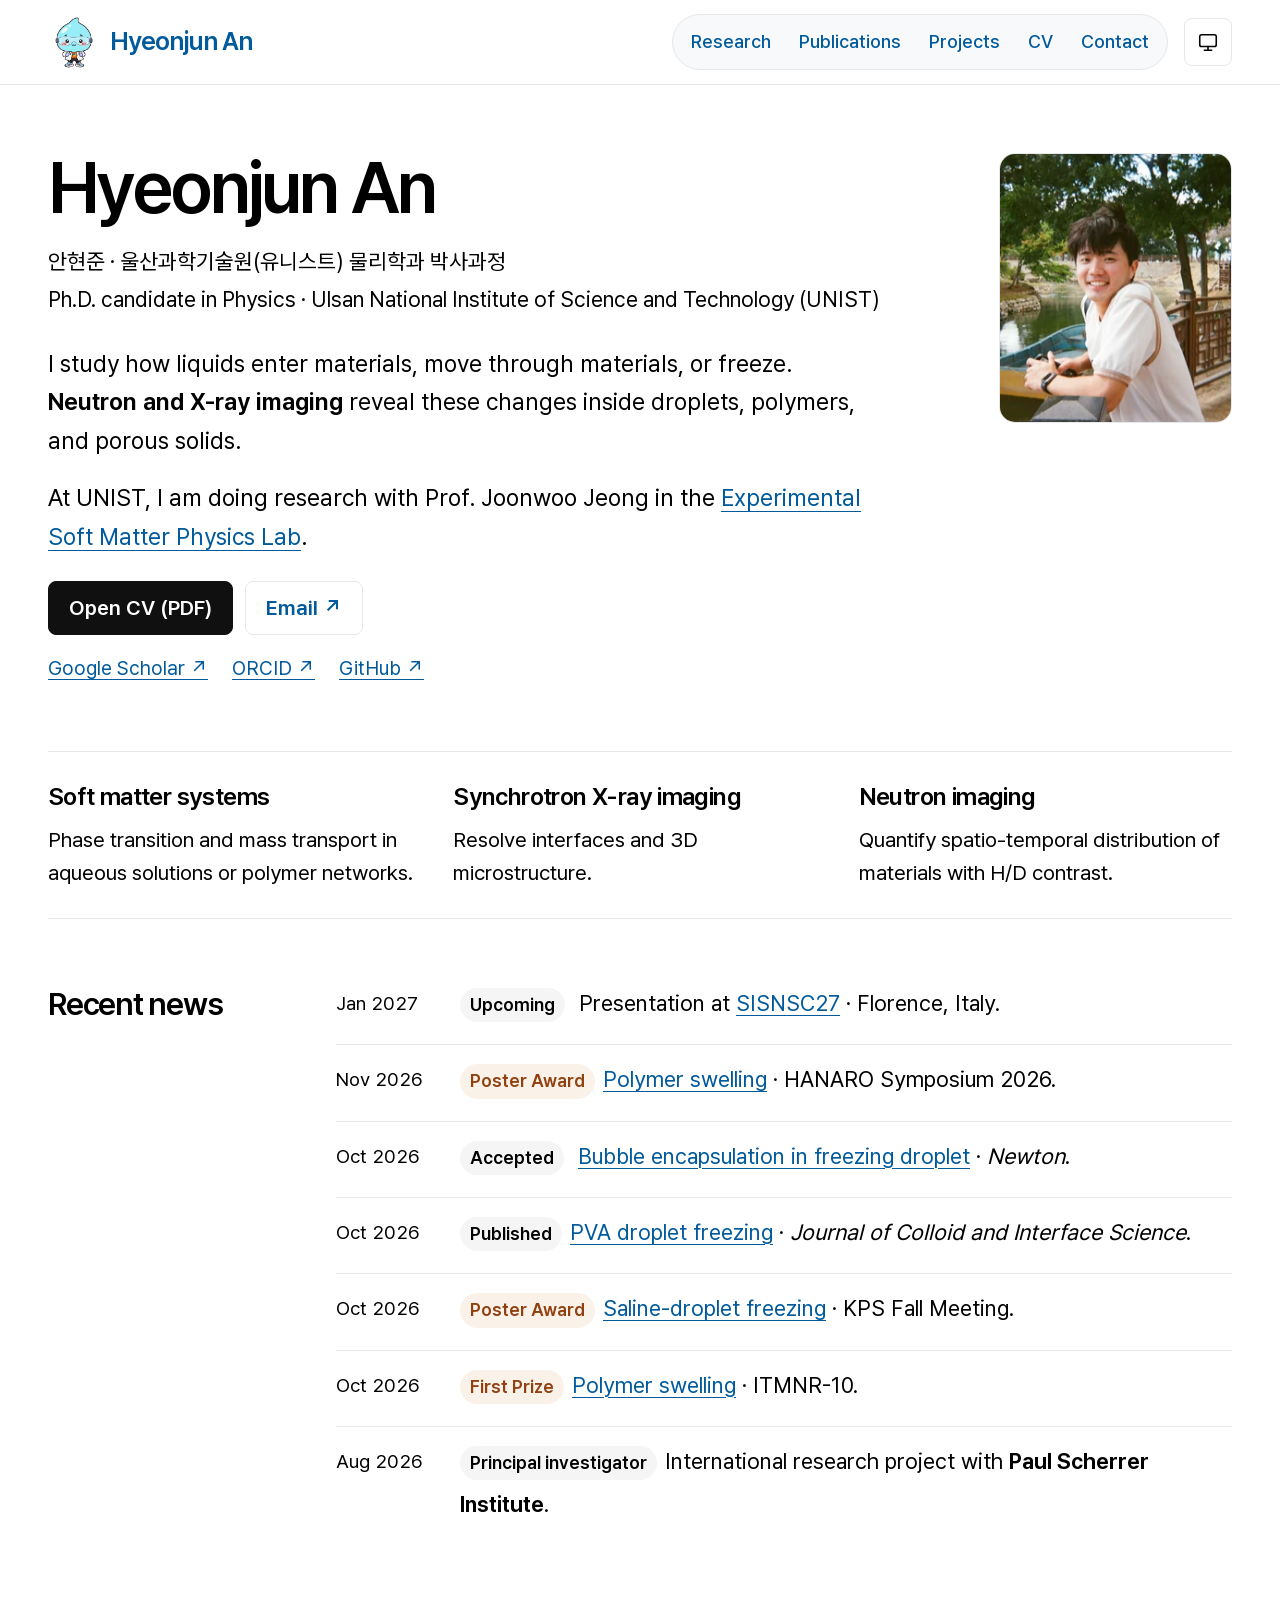
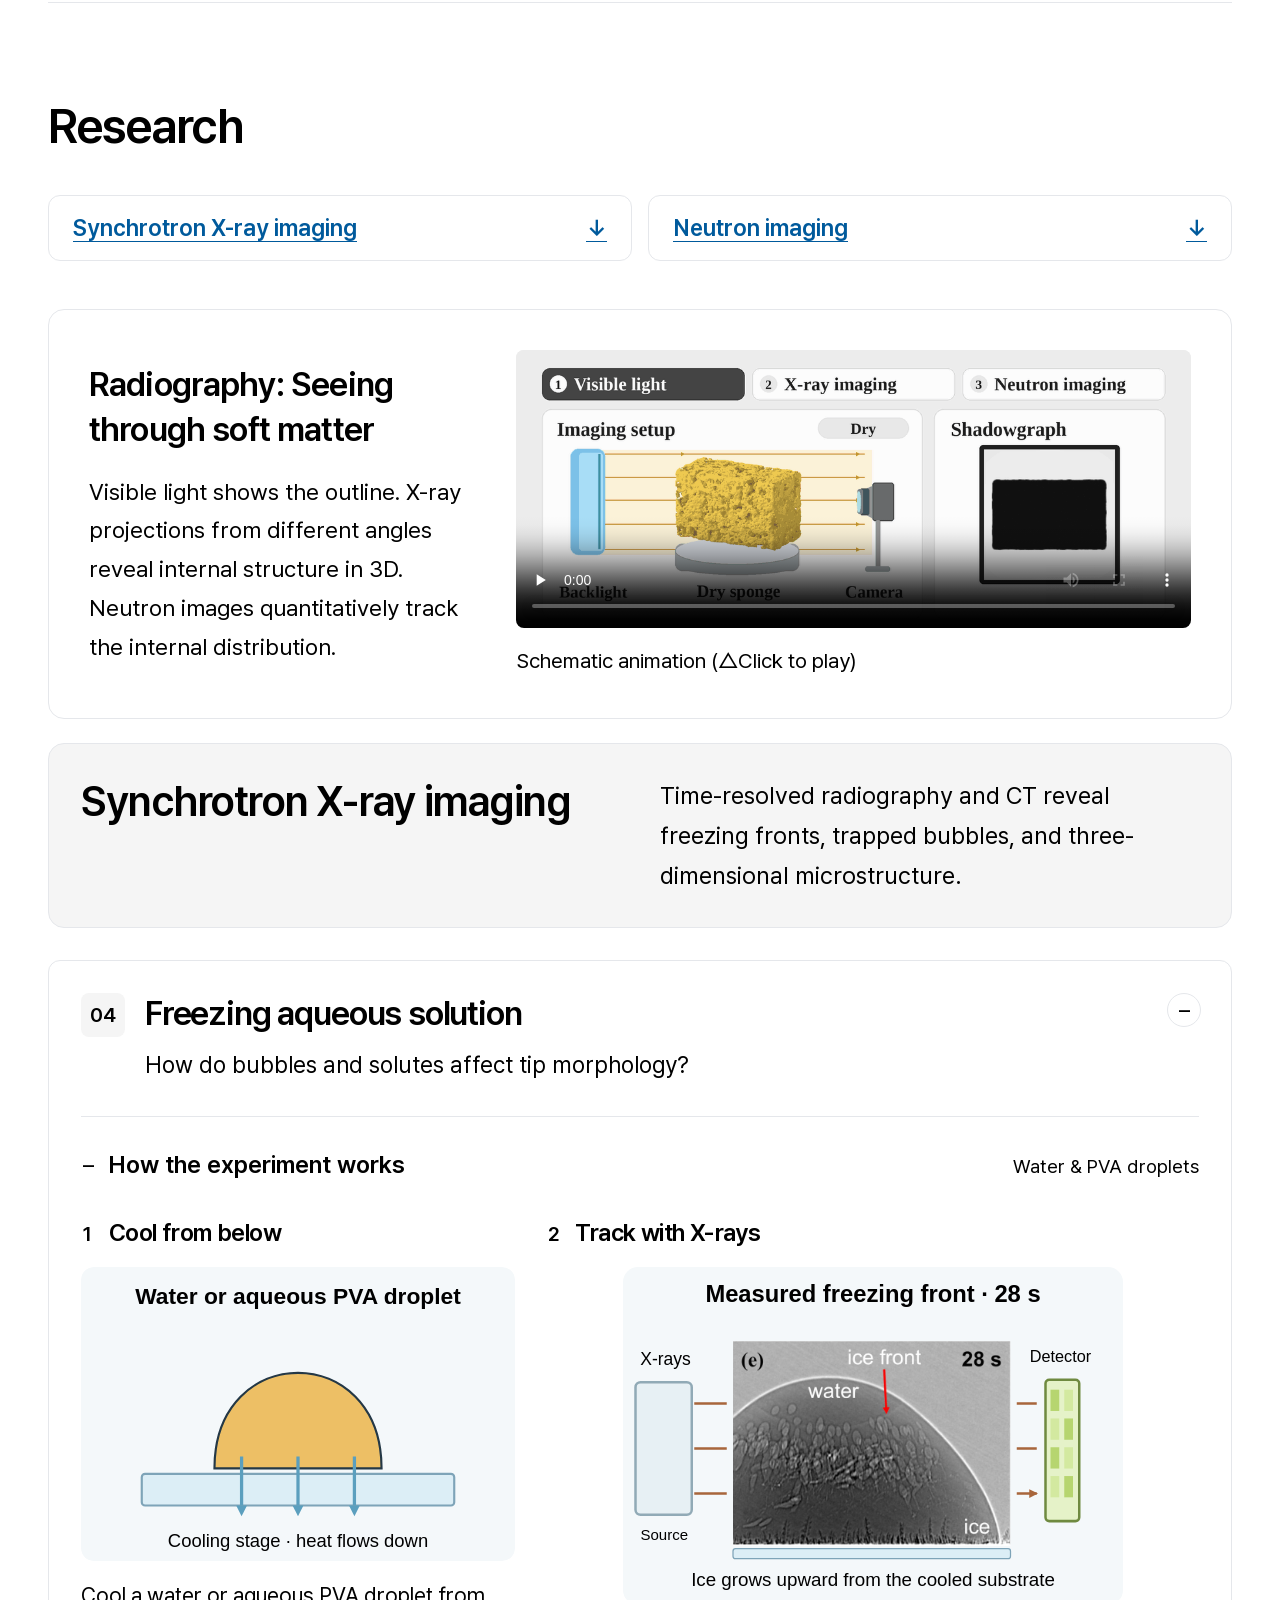
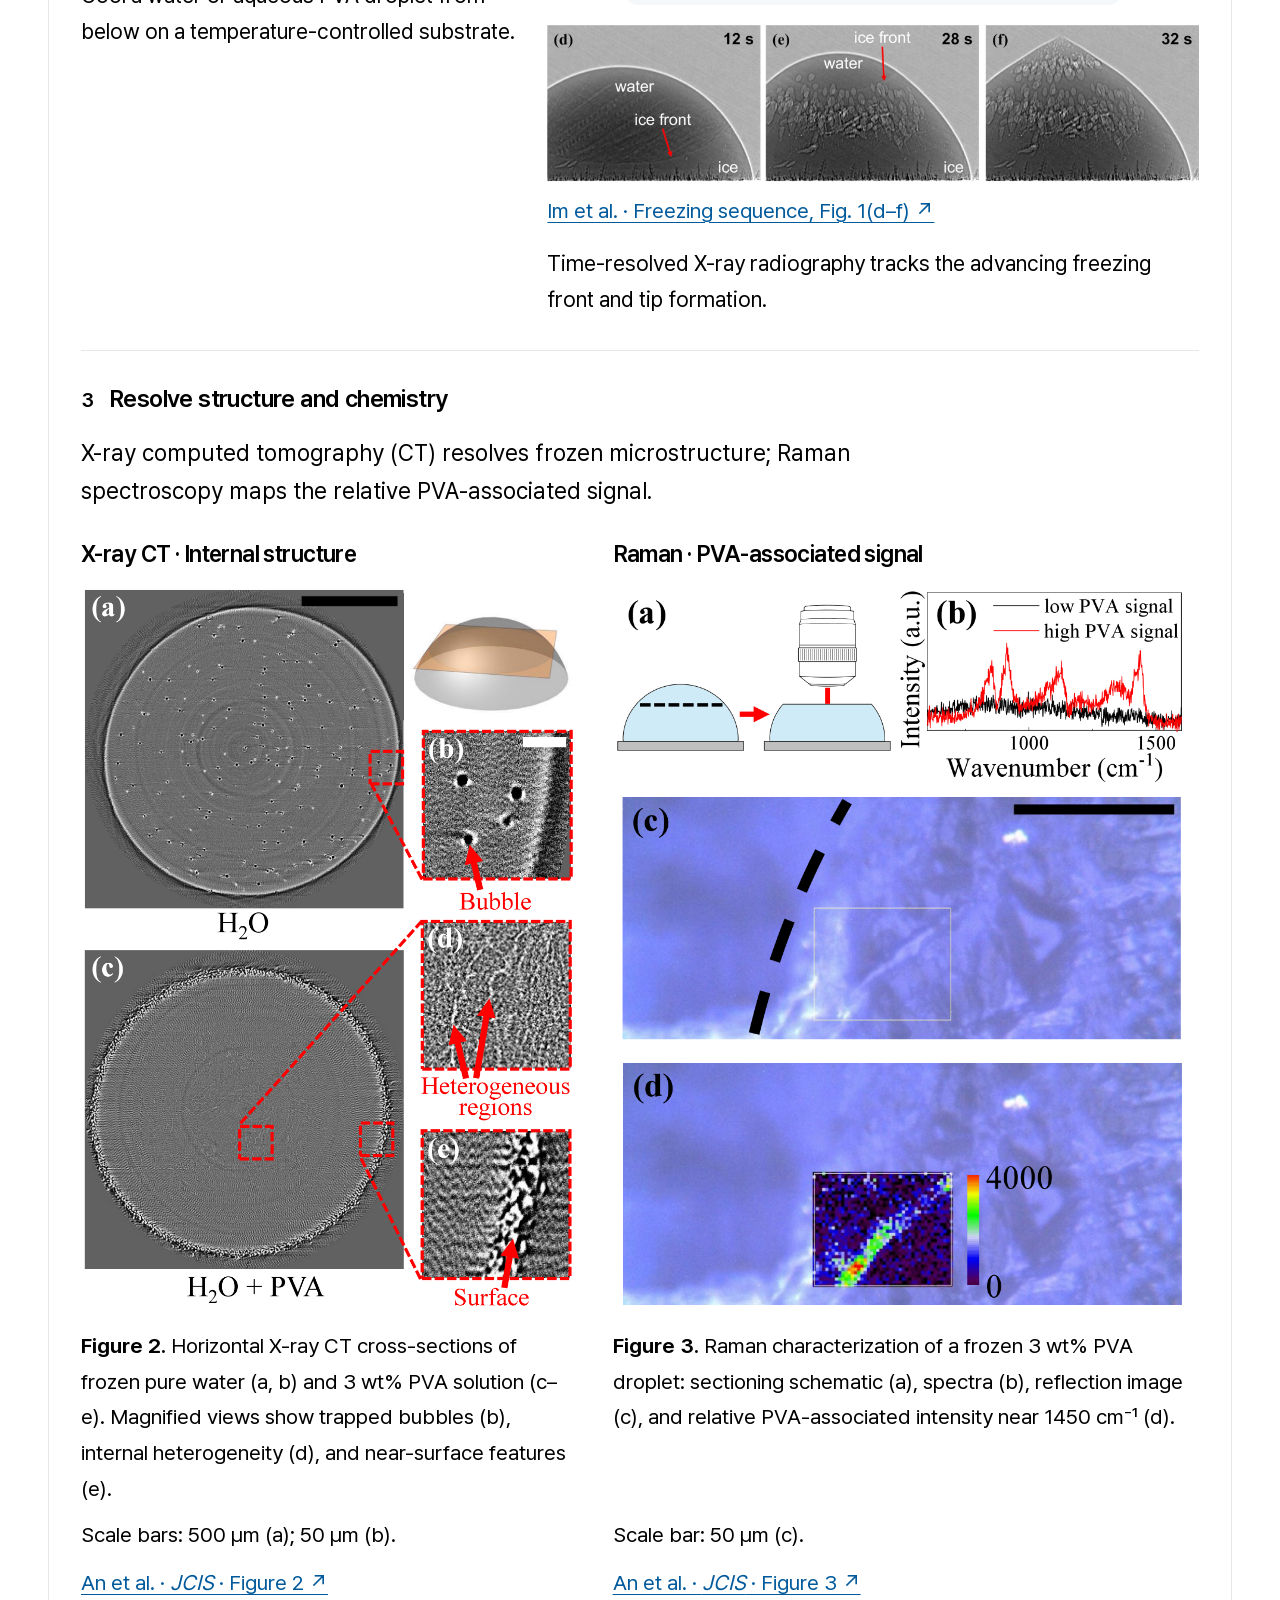
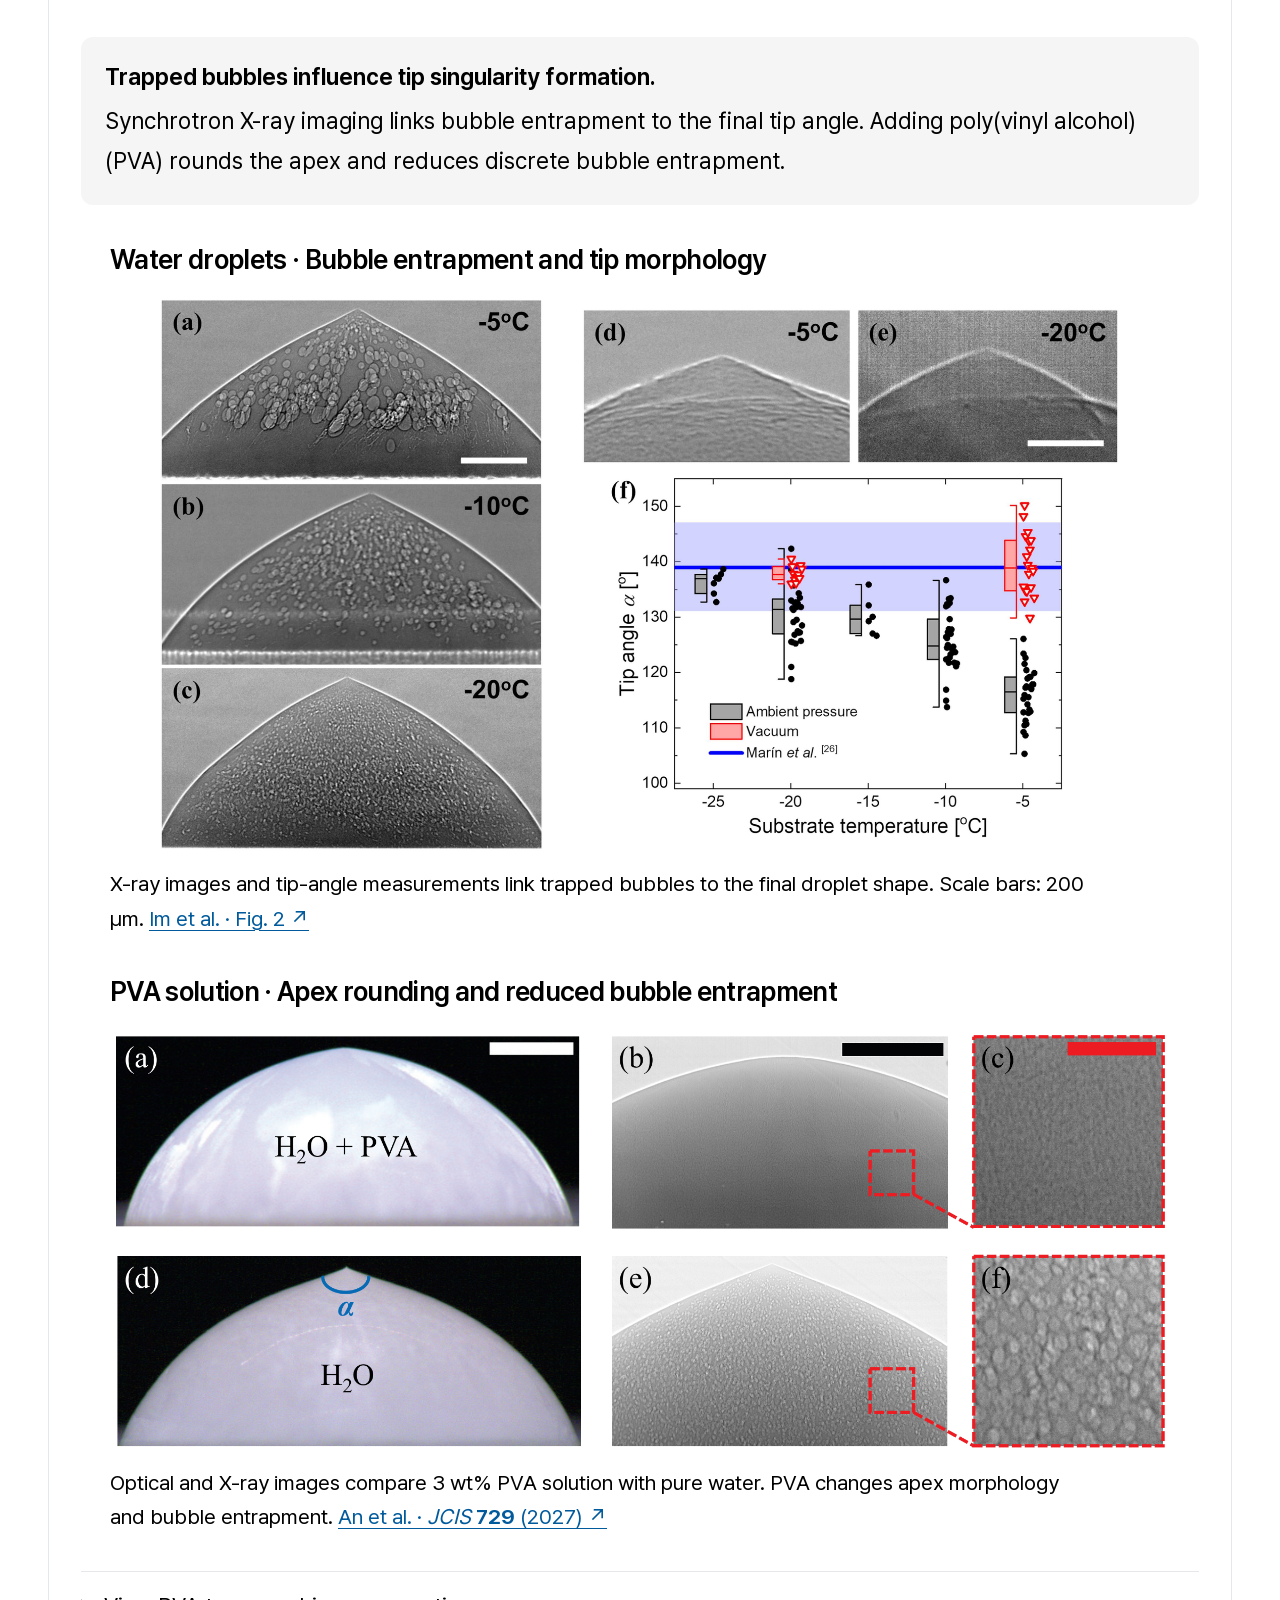
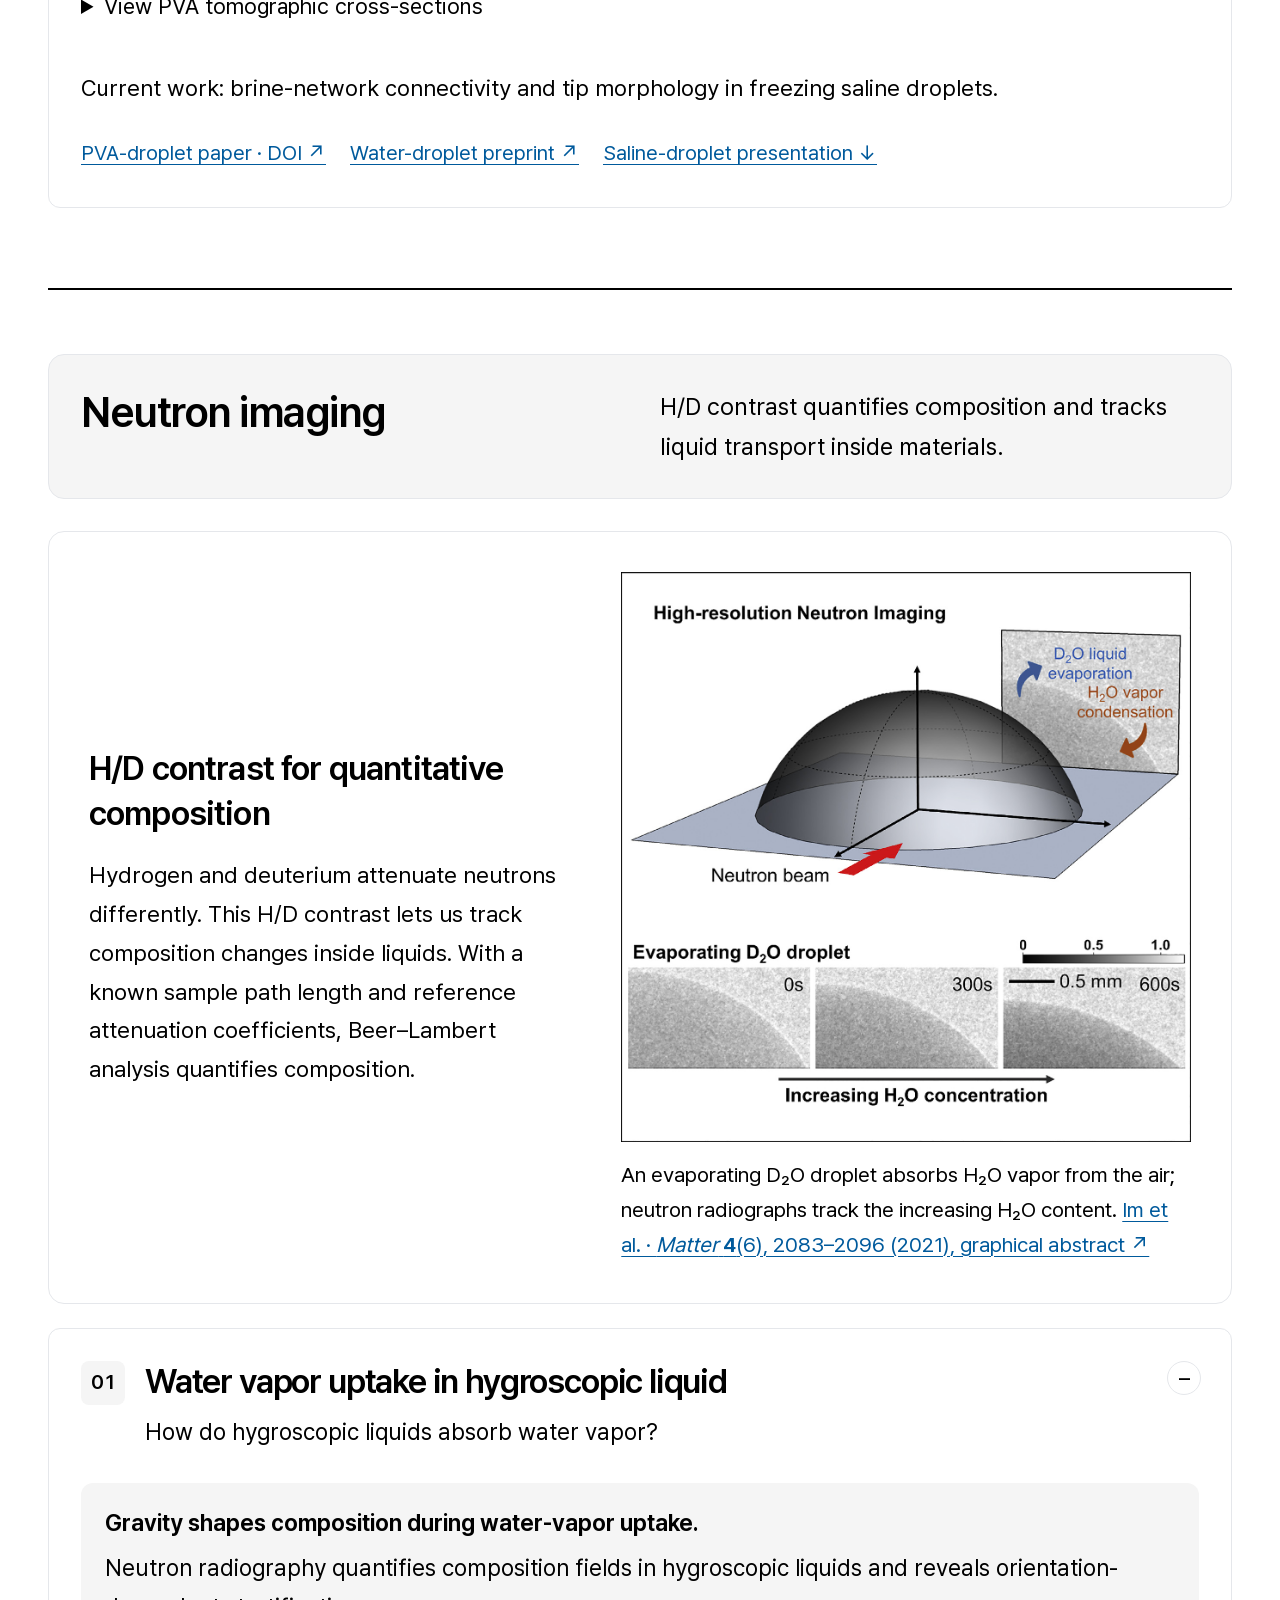
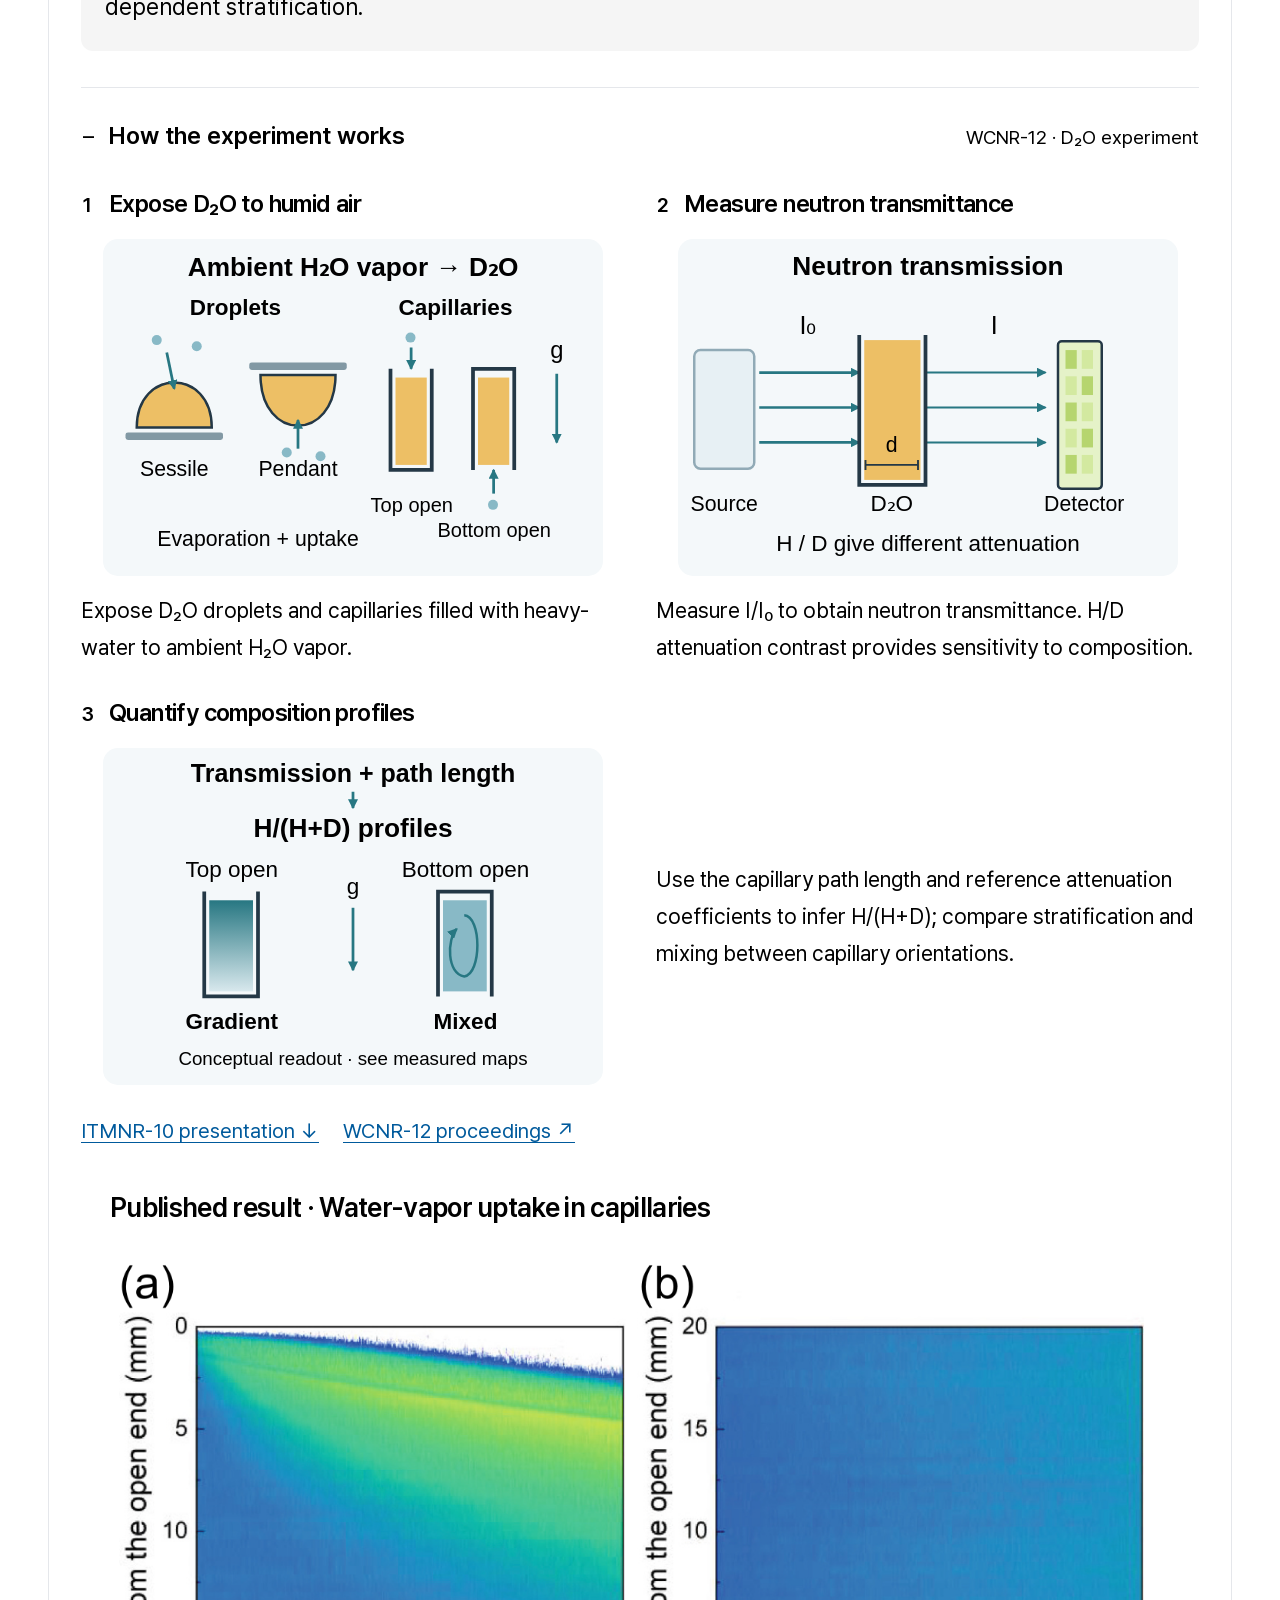
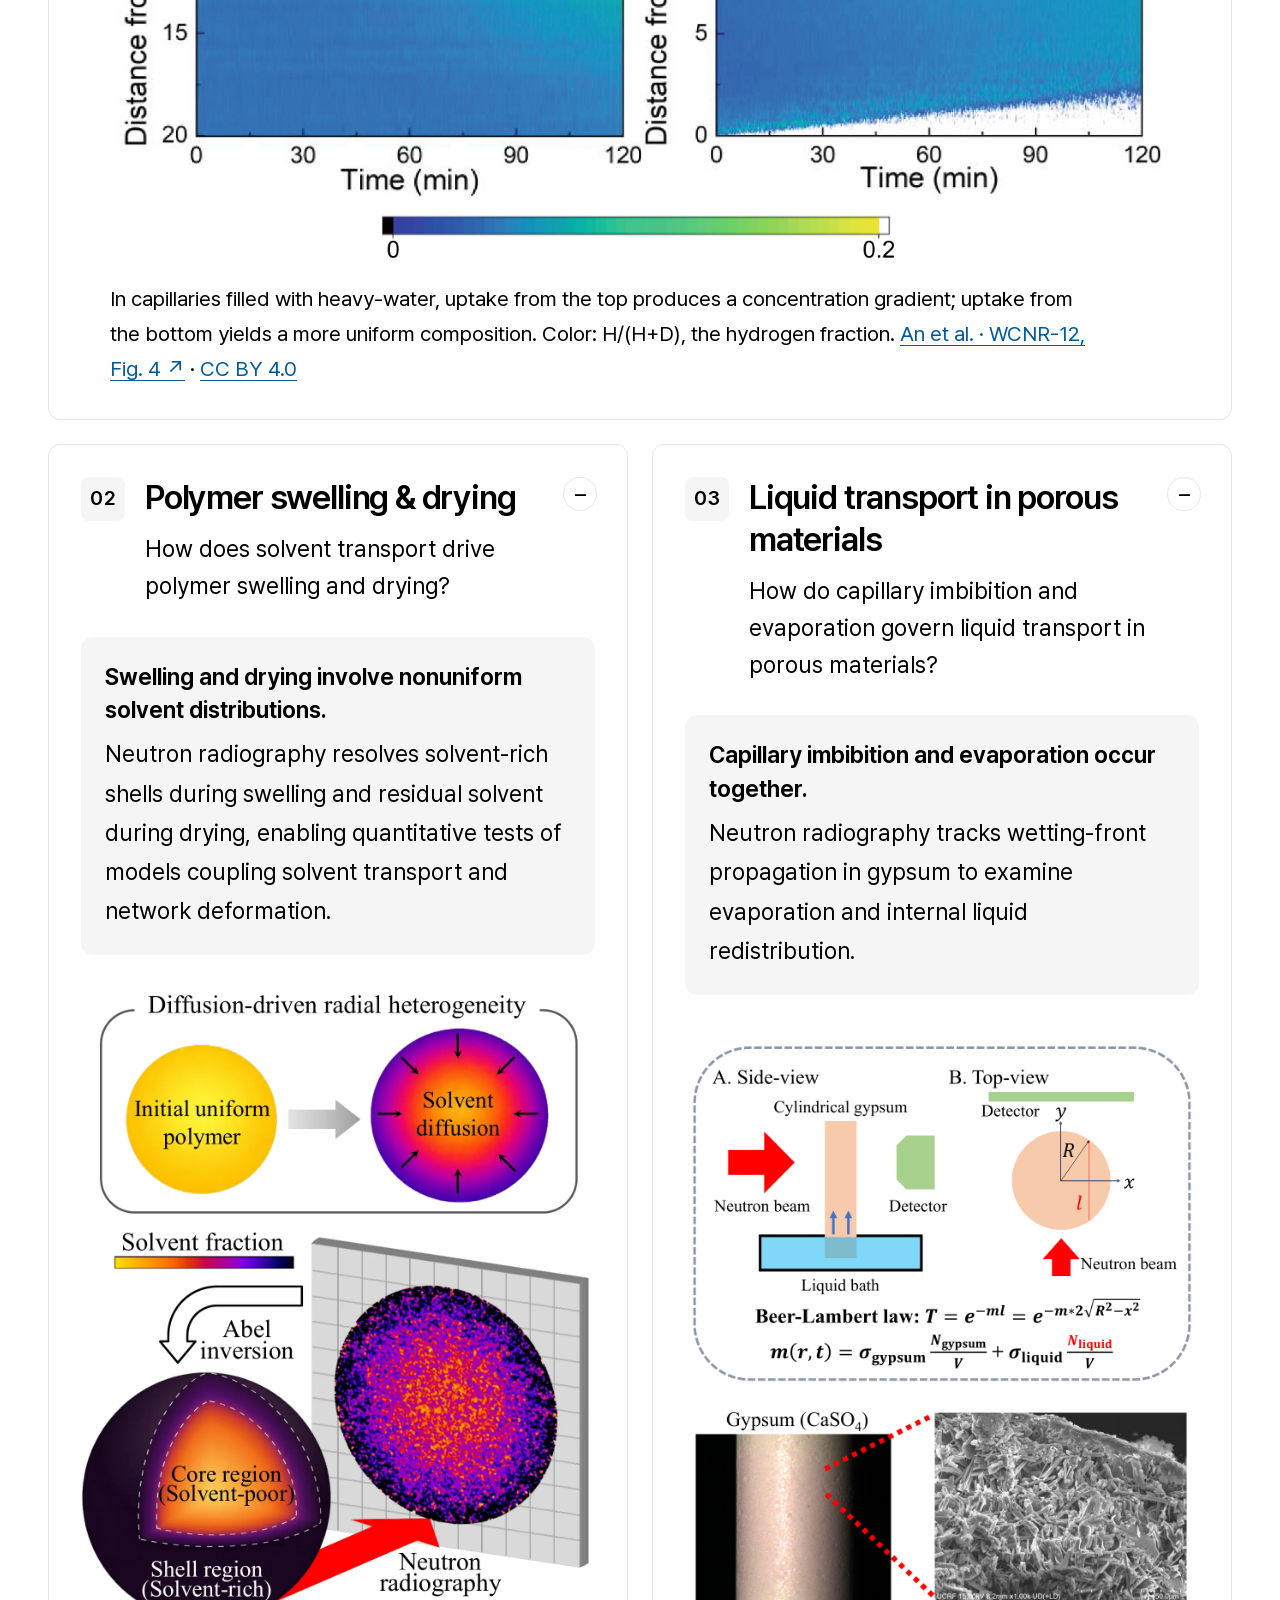
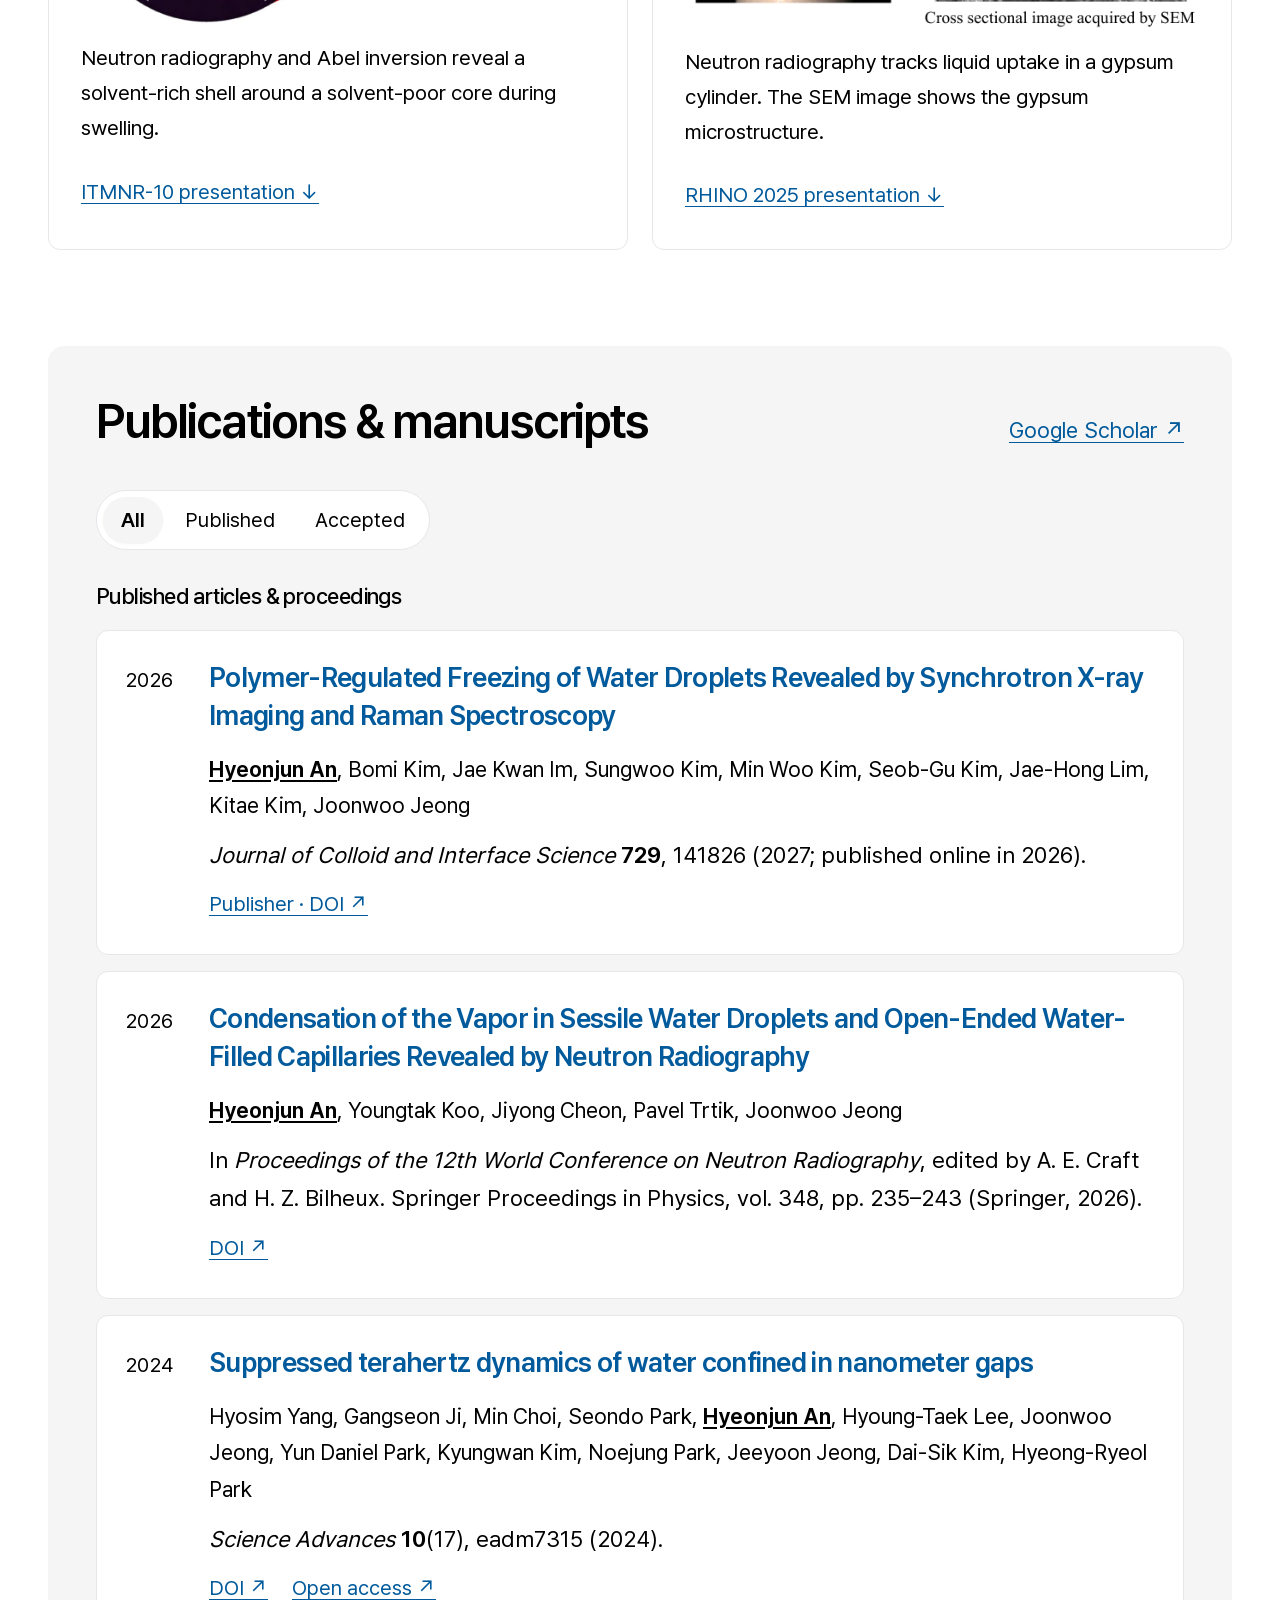
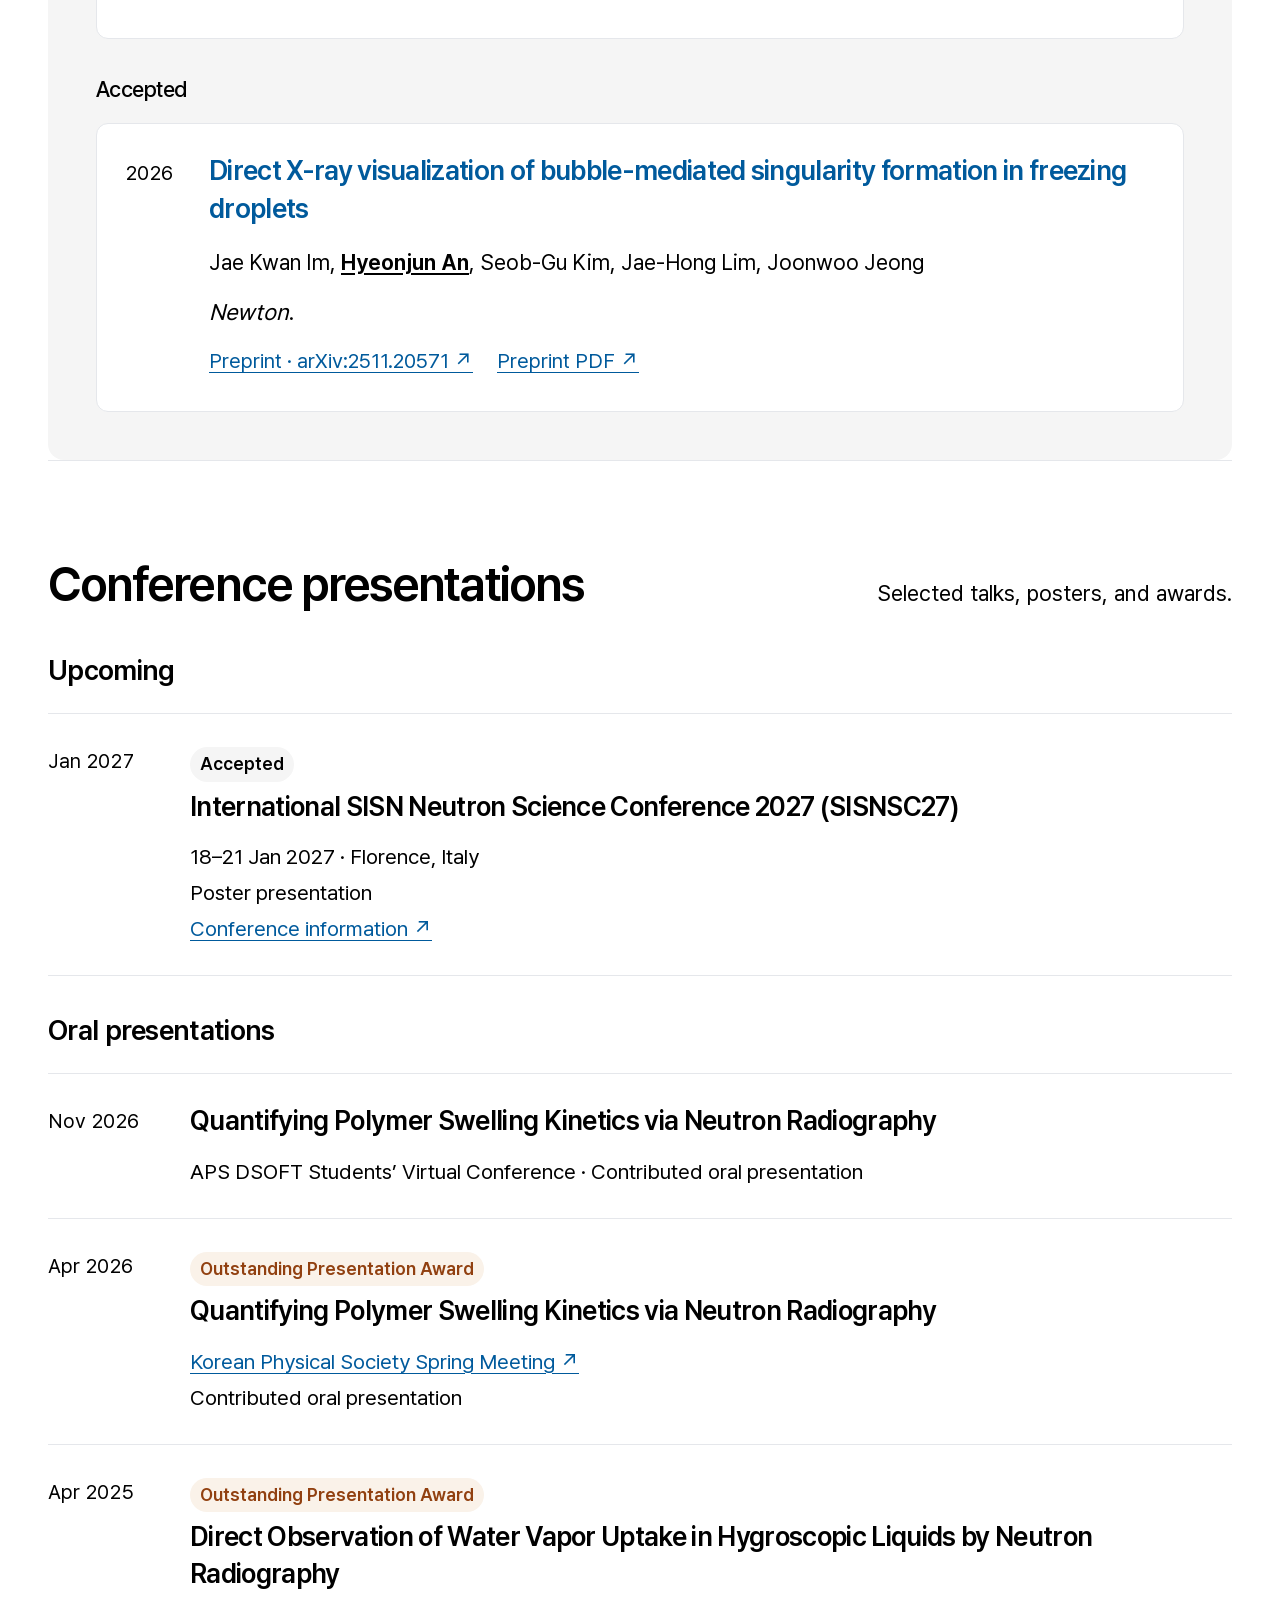
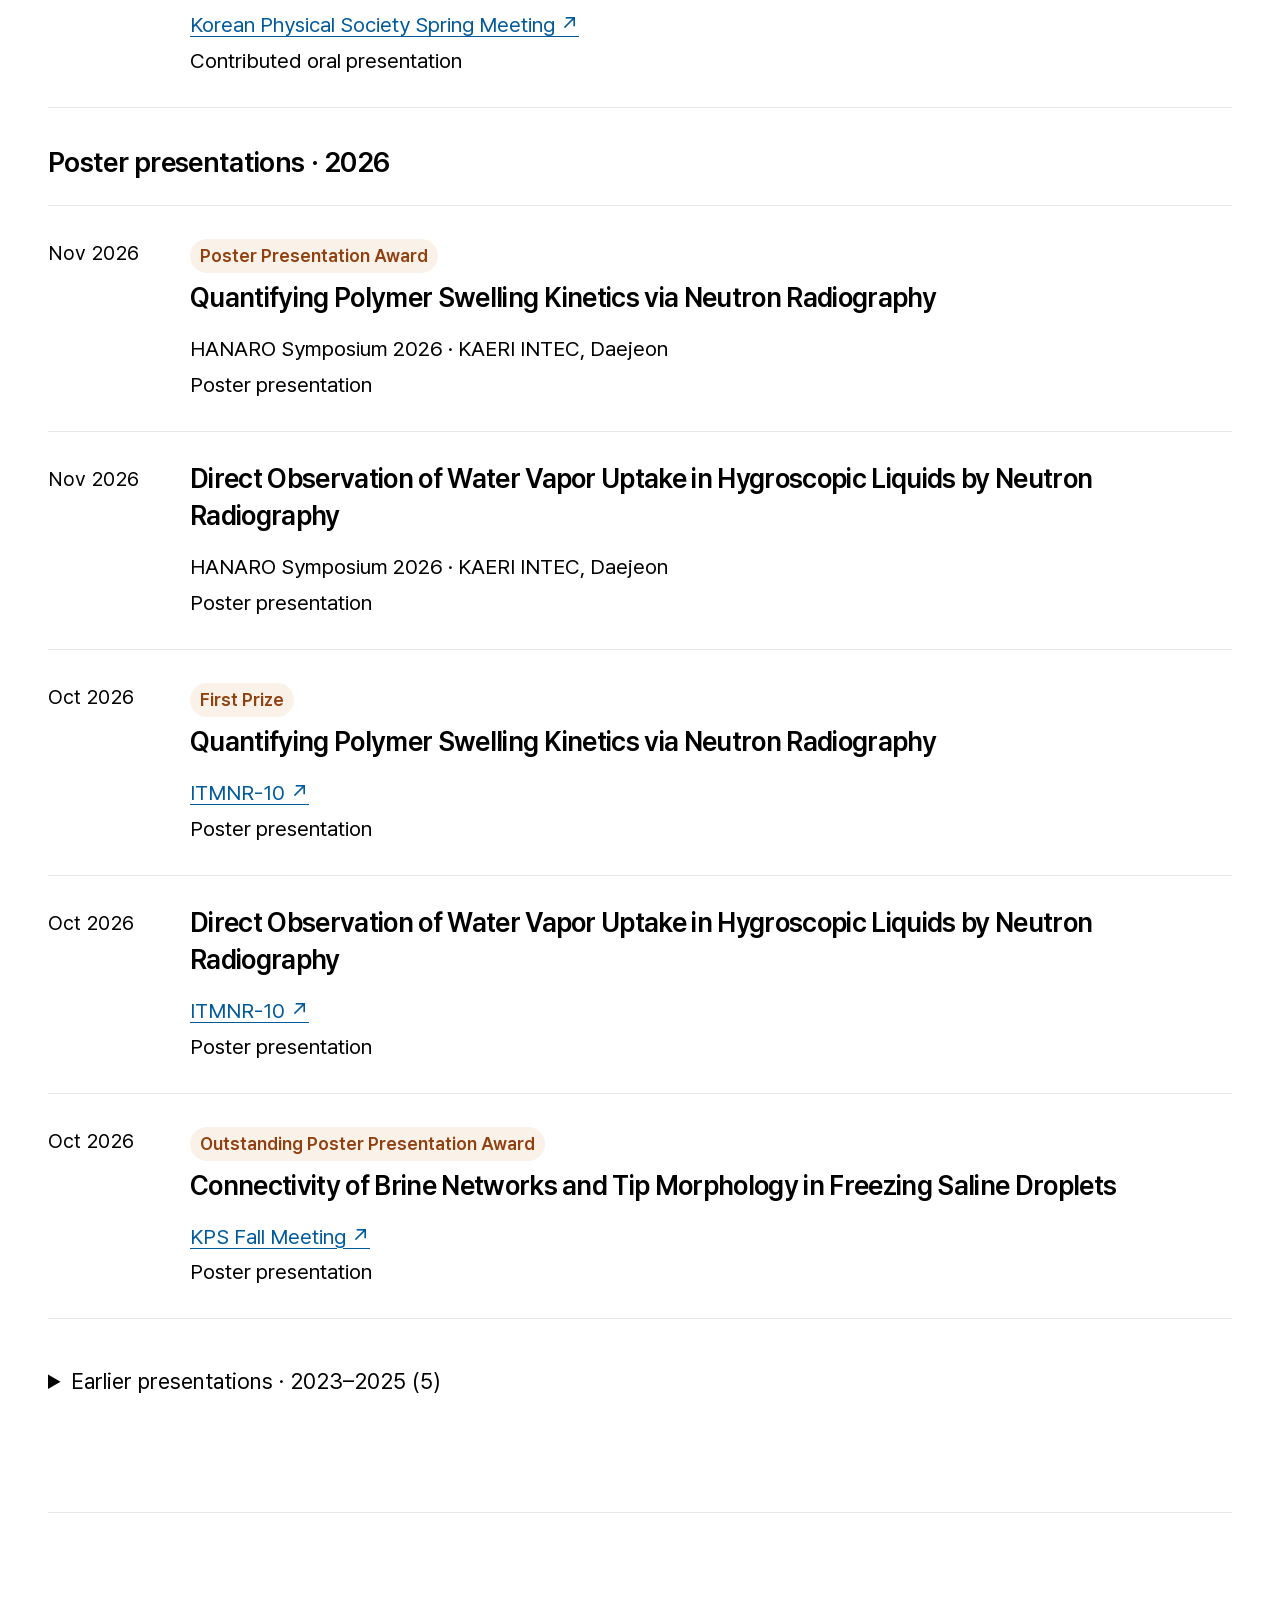
<file: index.html>
<!DOCTYPE html>
<html lang="en">
<head>
<meta charset="utf-8">
<meta name="viewport" content="width=device-width, initial-scale=1">
<meta name="theme-color" content="#ffffff">
<meta name="color-scheme" content="light dark">
<script src="assets/js/theme.js?v=39db924f5ea7"></script>
<meta name="author" content="Hyeonjun An">
<meta name="description" content="Hyeonjun An, Ph.D. candidate in Physics at UNIST. Quantitative neutron and synchrotron X-ray imaging of polymer swelling, water uptake, freezing droplets, and porous materials.">
<meta property="og:type" content="website"><meta property="og:title" content="Hyeonjun An (안현준) | Soft Matter Physics at UNIST"><meta property="og:description" content="How liquids move, freeze, and change materials. Hyeonjun An studies soft matter with neutron and X-ray imaging at UNIST."><meta property="og:url" content="https://hellojune726.github.io/">
<meta property="og:image" content="https://hellojune726.github.io/assets/portrait/hyeonjun-an.jpg">
<meta property="og:image:width" content="2048"><meta property="og:image:height" content="1358">
<meta property="og:image:alt" content="Hyeonjun An beside a pond">
<meta name="twitter:card" content="summary_large_image">
<link rel="canonical" href="https://hellojune726.github.io/">
<link rel="icon" type="image/png" sizes="128x128" href="assets/illustrations/droppy-face-favicon.png">
<title>Hyeonjun An (안현준) | Soft Matter Physics at UNIST</title>
<link rel="stylesheet" href="assets/css/site.css?v=0334fd1c7111">
<script type="application/ld+json">{"@context":"https://schema.org","@type":"Person","name":"Hyeonjun An","alternateName":"안현준","url":"https://hellojune726.github.io/","email":"mailto:RNWK23@unist.ac.kr","jobTitle":"Ph.D. Candidate in Physics","affiliation":{"@type":"CollegeOrUniversity","name":"Ulsan National Institute of Science and Technology","alternateName":"UNIST"},"sameAs":["https://scholar.google.com/citations?user=ppHR-HMAAAAJ","https://orcid.org/0009-0000-5316-6264","https://github.com/hellojune726"],"knowsAbout":["Soft matter physics","Neutron imaging","Synchrotron X-ray imaging","Polymer swelling","Hygroscopic liquids","Droplet freezing","Porous media"]}</script>
</head>
<body>
<a class="skip" href="#main">Skip to content</a>
<header class="site-header"><div class="container header-inner"><div class="site-brand"><button type="button" class="character-trigger" id="profile-marathon-trigger" aria-haspopup="dialog" aria-controls="marathon-popup" aria-label="Open marathon Easter egg" title="Another side of me" disabled><img class="wordmark-character" src="assets/illustrations/hyeonjun-an-droppy.webp" width="177" height="192" alt="" aria-hidden="true" decoding="async"></button><a class="wordmark" href="#about">Hyeonjun An</a></div><button class="menu-toggle" id="menu-toggle" type="button" aria-expanded="false" aria-controls="main-nav">Menu</button>
<nav class="site-nav" id="main-nav" aria-label="Main navigation"><a href="#research">Research</a><a href="#publications">Publications</a><a href="#funding">Projects</a><a href="#cv">CV</a><a href="#contact">Contact</a>
</nav><div class="theme-control" id="theme-control" hidden>
 <button class="theme-toggle" id="theme-toggle" type="button" aria-label="Color theme: System" aria-expanded="false" aria-controls="theme-panel" title="Color theme">
  <svg class="theme-system-icon" width="22" height="22" viewBox="0 0 24 24" fill="none" stroke="currentColor" stroke-width="1.7" stroke-linecap="round" stroke-linejoin="round" aria-hidden="true" focusable="false"><rect x="3" y="4" width="18" height="13" rx="2"/><path d="M8 21h8M12 17v4"/></svg>
  <svg class="theme-light-icon" width="22" height="22" viewBox="0 0 24 24" fill="none" stroke="currentColor" stroke-width="1.7" stroke-linecap="round" aria-hidden="true" focusable="false"><circle cx="12" cy="12" r="4"/><path d="M12 2v2M12 20v2M2 12h2M20 12h2M4.9 4.9l1.4 1.4M17.7 17.7l1.4 1.4M4.9 19.1l1.4-1.4M17.7 6.3l1.4-1.4"/></svg>
  <svg class="theme-dark-icon" width="22" height="22" viewBox="0 0 24 24" fill="none" stroke="currentColor" stroke-width="1.7" stroke-linecap="round" stroke-linejoin="round" aria-hidden="true" focusable="false"><path d="M20.9 13.1A9 9 0 0 1 10.9 3.1 9 9 0 1 0 20.9 13.1Z"/></svg>
 </button>
 <div class="theme-panel" id="theme-panel" hidden>
  <p class="theme-panel-title">Appearance</p>
  <div class="theme-options" role="group" aria-label="Color theme">
   <button type="button" data-theme-choice="system" aria-pressed="true"><span>System</span><span class="theme-check" aria-hidden="true">✓</span></button>
   <button type="button" data-theme-choice="light" aria-pressed="false"><span>Light</span><span class="theme-check" aria-hidden="true">✓</span></button>
   <button type="button" data-theme-choice="dark" aria-pressed="false"><span>Dark</span><span class="theme-check" aria-hidden="true">✓</span></button>
  </div>
 </div>
</div></div>
</header>
<main class="container" id="main" tabindex="-1">
<section class="hero" id="about" aria-labelledby="name-heading">
<h1 id="name-heading">Hyeonjun An</h1>
<p class="hero-subtitle" lang="ko"><span class="hero-role">안현준 · 울산과학기술원(유니스트) 물리학과 박사과정</span><span class="hero-affiliation" lang="en">Ph.D. candidate in Physics · Ulsan National Institute of Science and Technology (UNIST)</span></p>
<div class="hero-content"><div class="hero-copy">
<p>I study how liquids enter materials, move through materials, or freeze. <strong>Neutron and X-ray imaging</strong> reveal these changes inside droplets, polymers, and porous solids.</p>
<p>At UNIST, I am doing research with Prof. Joonwoo Jeong in the <a href="https://sophy.unist.ac.kr/" target="_blank" rel="noopener noreferrer">Experimental Soft Matter Physics Lab</a>.</p></div><div class="actions"><a class="button cv-download" href="assets/cv/Hyeonjun_An_CV_2026-11-19.pdf?v=842ea86d7833" target="_blank" rel="noopener noreferrer">Open CV (PDF)</a><a class="button" href="mailto:RNWK23@unist.ac.kr">Email ↗</a></div><div class="profile-links"><a href="https://scholar.google.com/citations?user=ppHR-HMAAAAJ" target="_blank" rel="noopener noreferrer">Google Scholar ↗</a><a href="https://orcid.org/0009-0000-5316-6264" target="_blank" rel="noopener noreferrer">ORCID ↗</a><a href="https://github.com/hellojune726" target="_blank" rel="noopener noreferrer">GitHub ↗</a></div></div>
 <figure class="portrait">
  <picture>
    <source
      type="image/webp"
      media="(max-width: 700px)"
      srcset="assets/portrait/hyeonjun-an-mobile-180.webp 180w,
              assets/portrait/hyeonjun-an-mobile-220.webp 220w,
              assets/portrait/hyeonjun-an-mobile-360.webp 360w,
              assets/portrait/hyeonjun-an-mobile-440.webp 440w,
              assets/portrait/hyeonjun-an-mobile-540.webp 540w,
              assets/portrait/hyeonjun-an-mobile-660.webp 660w"
      sizes="(max-width: 360px) calc(50vw - 26px),
             (max-width: 503px) calc(50vw - 32px),
             220px">
    <source
      type="image/webp"
      srcset="assets/portrait/hyeonjun-an-desktop-250.webp 250w,
              assets/portrait/hyeonjun-an-desktop-500.webp 500w,
              assets/portrait/hyeonjun-an-desktop-750.webp 750w"
      sizes="(max-width: 900px) calc(25vw - 24px),
             (max-width: 1100px) calc(20.833333vw - 20px),
             (max-width: 1200px) calc(20.833333vw - 21.666667px),
             (max-width: 1344px) calc(20.833333vw - 33.333333px),
             246.666667px">
    <img class="profile-photo" src="assets/portrait/hyeonjun-an-fallback-640.jpg"
         width="640" height="424" alt="Hyeonjun An beside a pond"
         fetchpriority="high">
  </picture>
</figure>
</section>

<section class="method-overview" aria-label="Research methods and systems"><div><span class="method-heading">Soft matter systems</span>
<p>Phase transition and mass transport in aqueous solutions or polymer networks.</p></div><div><span class="method-heading">Synchrotron X-ray imaging</span>
<p>Resolve interfaces and 3D microstructure.</p></div><div><span class="method-heading">Neutron imaging</span>
<p>Quantify spatio-temporal distribution of materials with H/D contrast.</p></div>
</section>
<section class="news" id="news" aria-labelledby="news-heading">
<h2 id="news-heading">Recent news</h2>
<ul class="news-list">
<li><time datetime="2027-01">Jan 2027</time><div><span class="badge upcoming">Upcoming</span> Presentation at <a href="#poster-sisnsc27">SISNSC27</a> · Florence, Italy.</div>
</li>
<li><time datetime="2026-11-05">Nov 2026</time><div><span class="badge award">Poster Award</span><a href="#poster-hanaro-swelling-2026">Polymer swelling</a> · HANARO Symposium 2026.</div>
</li>
<li><time datetime="2026-10">Oct 2026</time><div><span class="badge accepted">Accepted</span> <a href="#manuscript-water-freezing">Bubble encapsulation in freezing droplet</a> · <cite>Newton</cite>.</div>
</li>
<li><time datetime="2026-10">Oct 2026</time><div><span class="badge published">Published</span><a href="https://doi.org/10.1016/j.jcis.2026.141826" target="_blank" rel="noopener noreferrer">PVA droplet freezing</a> · <cite>Journal of Colloid and Interface Science</cite>.</div>
</li>
<li><time datetime="2026-10">Oct 2026</time><div><span class="badge award">Poster Award</span><a href="#poster-kps-brine-2026">Saline-droplet freezing</a> · KPS Fall Meeting.</div>
</li>
<li><time datetime="2026-10">Oct 2026</time><div><span class="badge award">First Prize</span><a href="#poster-itmnr-swelling-2026">Polymer swelling</a> · ITMNR-10.</div>
</li>
<li><time datetime="2026-08">Aug 2026</time><div><span class="badge">Principal investigator</span>International research project with <strong>Paul Scherrer Institute</strong>.</div>
</li>
</ul>
</section>
<section class="section" id="research" aria-labelledby="research-heading">
 <div class="section-heading">
<h2 id="research-heading">Research</h2></div>
 <div class="section-content">
  <nav class="research-method-nav" aria-label="Research by imaging method">
   <a href="#x-ray-imaging"><span>Synchrotron X-ray imaging</span><span aria-hidden="true">↓</span></a>
   <a href="#neutron-imaging"><span>Neutron imaging</span><span aria-hidden="true">↓</span></a>
  </nav>
  <section class="imaging-principle ct-explainer" id="xray-ct-animation" aria-labelledby="xray-ct-heading">
   <div class="principle-intro">
    <h3 class="subheading" id="xray-ct-heading">Radiography: Seeing through soft matter</h3>
    <p class="principle-copy" id="xray-ct-summary">Visible light shows the outline. X-ray projections from different angles reveal internal structure in 3D. Neutron images quantitatively track the internal distribution.</p>
   </div>
   <figure class="ct-animation">
    <video controls playsinline preload="none" width="1040" height="428"
           poster="assets/research/radiography-sponge.webp?v=23bf066ee4f3"
           aria-label="A sponge imaged with visible light, X-rays, and neutrons" aria-describedby="xray-ct-summary">
     <source src="assets/research/radiography-sponge.mp4?v=fb8d6d65e686" type="video/mp4">
    </video>
    <figcaption class="figure-caption">Schematic animation (△Click to play)</figcaption>
   </figure>
  </section>
  <section class="research-group" id="x-ray-imaging" aria-labelledby="x-ray-imaging-heading">
   <header class="research-group-header">
    <h3 id="x-ray-imaging-heading">Synchrotron X-ray imaging</h3>
    <p>Time-resolved radiography and CT reveal freezing fronts, trapped bubbles, and three-dimensional microstructure.</p>
   </header>
   <div class="research-studies">
    <details class="study" id="freezing-droplets" open="">
<summary><span class="study-number">04</span><span><span class="study-title" role="heading" aria-level="4">Freezing aqueous solution</span><span class="study-question">How do bubbles and solutes affect tip morphology?</span></span>
</summary><div class="study-body">
<details class="experiment experiment-method" open="">
<summary class="experiment-toggle"><span>How the experiment works</span><span class="concept-label">Water &amp; PVA droplets</span>
</summary><div class="experiment-panels">
<figure class="experiment-step">
<h5><span class="step-number" aria-hidden="true">1</span>Cool from below</h5><button class="media-trigger diagram-trigger" type="button" data-diagram-title="Freezing water and aqueous PVA droplets — Cool from below" aria-label="Enlarge step 1: Cool from below"><img src="assets/diagrams/freezing-step1.svg" width="400" height="270" alt="Cool a solution droplet from below. A water or aqueous PVA droplet rests on a temperature-controlled substrate. Heat is extracted downward through the stage. The drawing represents the preparation for bottom-up freezing." loading="lazy" decoding="async"></button><figcaption>Cool a water or aqueous PVA droplet from below on a temperature-controlled substrate.</figcaption>
</figure>
<figure class="experiment-step freezing-tracking">
<h5><span class="step-number" aria-hidden="true">2</span>Track with X-rays</h5><button class="media-trigger diagram-trigger" type="button" data-diagram-title="Freezing water — Real ice front and light-green X-ray detector" aria-label="Enlarge X-ray geometry and the measured freezing front"><img src="assets/diagrams/freezing-step2.svg" width="400" height="270" alt="Watch an ice front rise through a freezing water droplet. An original X-ray radiograph at 28 seconds shows liquid water above an advancing ice front and bubble-containing ice below. The source, beam paths and light-green detector around that measured image are schematic. Original radiograph: Im et al., arXiv:2511.20571v1, Fig. 1(e)." loading="lazy" decoding="async"></button><div class="method-evidence"><button class="media-trigger method-result-trigger " type="button" data-image-title="Im et al., arXiv:2511.20571v1, Fig. 1(d–f) — Measured freezing-front progression at 12, 28 and 32 seconds" aria-label="Enlarge Im et al., arXiv:2511.20571v1, Fig. 1(d–f) — Measured freezing-front progression at 12, 28 and 32 seconds"><img src="assets/research/water-freezing-timelapse.webp" width="2100" height="506" alt="Original X-ray images at 12, 28 and 32 seconds show ice advancing upward through a water droplet and a pointed apex forming. Original panel letters, time labels, ice-front arrows and water/ice labels are retained." loading="lazy" decoding="async"></button>
<p class="method-result-credit"><a href="https://arxiv.org/abs/2511.20571v1" target="_blank" rel="noopener noreferrer">Im et al. · Freezing sequence, Fig. 1(d–f) ↗</a>
</p></div><figcaption>Time-resolved X-ray radiography tracks the advancing freezing front and tip formation.</figcaption>
</figure>
<section class="experiment-step freezing-resolve" id="resolve-structure-chemistry" aria-labelledby="resolve-method-heading">
<h5 id="resolve-method-heading"><span class="step-number" aria-hidden="true">3</span>Resolve structure and chemistry</h5>
<p class="resolve-lead">X-ray computed tomography (CT) resolves frozen microstructure; Raman spectroscopy maps the relative PVA-associated signal.</p><div class="measurement-results">
<figure class="measurement-result" id="jcis-ct-structure" aria-labelledby="jcis-ct-heading">
<h6 id="jcis-ct-heading">X-ray CT · Internal structure</h6><button class="media-trigger method-result-trigger" type="button" data-image-title="An et al., JCIS, Fig. 2 — Horizontal X-ray CT cross-sections of frozen water and PVA solution" aria-label="Enlarge An et al., JCIS, Fig. 2 — Horizontal X-ray CT cross-sections of frozen water and PVA solution"><img src="assets/research/jcis-figure2-published.webp" width="963" height="1399" alt="Published JCIS Figure 2, panels a through e: horizontal X-ray CT cross-sections of frozen pure water (a) and 3 wt% PVA solution (c), with magnified views of trapped bubbles (b), internal heterogeneity (d), and near-surface structure (e). The original schematic shows the horizontal sectioning plane. Original panel labels, annotations, and scale bars are preserved." loading="lazy" decoding="async"></button><figcaption class="measurement-caption">
<p class="measurement-description"><strong>Figure 2.</strong> Horizontal X-ray CT cross-sections of frozen pure water (a, b) and 3 wt% PVA solution (c–e). Magnified views show trapped bubbles (b), internal heterogeneity (d), and near-surface features (e).</p>
<p class="measurement-scale">Scale bars: 500 µm (a); 50 µm (b).</p><a class="measurement-source" href="https://doi.org/10.1016/j.jcis.2026.141826" target="_blank" rel="noopener noreferrer">An et al. · <cite>JCIS</cite> · Figure 2 ↗</a></figcaption>
</figure>
<figure class="measurement-result" id="jcis-raman-chemistry" aria-labelledby="jcis-raman-heading">
<h6 id="jcis-raman-heading">Raman · PVA-associated signal</h6><button class="media-trigger method-result-trigger" type="button" data-image-title="An et al., JCIS, Fig. 3 — Raman spectra and relative PVA-associated intensity" aria-label="Enlarge An et al., JCIS, Fig. 3 — Raman spectra and relative PVA-associated intensity"><img src="assets/research/jcis-figure3-published.webp" width="984" height="1218" alt="Published JCIS Figure 3, panels a through d: preparation of a horizontal cross-section by microtoming (a), Raman spectra from regions with low and high PVA-associated signal (b), reflection image of the near-surface region with its 50 micrometre scale bar (c), and an overlaid relative PVA-associated Raman intensity map near 1450 inverse centimetres (d). Original panel labels, annotations, spectral axes, and relative intensity color bar are retained." loading="lazy" decoding="async"></button><figcaption class="measurement-caption">
<p class="measurement-description"><strong>Figure 3.</strong> Raman characterization of a frozen 3 wt% PVA droplet: sectioning schematic (a), spectra (b), reflection image (c), and relative PVA-associated intensity near 1450 cm⁻¹ (d).</p>
<p class="measurement-scale">Scale bar: 50 µm (c).</p><a class="measurement-source" href="https://doi.org/10.1016/j.jcis.2026.141826" target="_blank" rel="noopener noreferrer">An et al. · <cite>JCIS</cite> · Figure 3 ↗</a></figcaption>
</figure></div>
</section></div>
</details>
<p class="result-summary"><strong>Trapped bubbles influence tip singularity formation.</strong> Synchrotron X-ray imaging links bubble entrapment to the final tip angle. Adding poly(vinyl alcohol) (PVA) rounds the apex and reduces discrete bubble entrapment.</p><div id="public-freezing-results" class="public-results">
<figure class="public-result">
<h5 class="result-title">Water droplets · Bubble entrapment and tip morphology</h5><button class="media-trigger result-trigger" type="button" data-image-title="Im et al., arXiv:2511.20571v1, Fig. 2 — Trapped bubbles and tip angles" aria-label="Enlarge Im et al., arXiv:2511.20571v1, Fig. 2 — Trapped bubbles and tip angles"><img src="assets/research/water-freezing-fig2.webp" alt="Original X-ray radiographs show water droplets frozen at minus 5, minus 10, and minus 20 degrees Celsius, with bubble-free vacuum comparisons. The graph plots measured tip angle against substrate temperature for ambient pressure and vacuum conditions. All panels a through f, scales, and graph labels are preserved." loading="lazy" decoding="async" width="2100" height="1095"></button><figcaption class="figure-caption">X-ray images and tip-angle measurements link trapped bubbles to the final droplet shape. Scale bars: 200 µm. <a href="https://arxiv.org/abs/2511.20571v1" target="_blank" rel="noopener noreferrer">Im et al. · Fig. 2 ↗</a></figcaption>
</figure>
<figure class="public-result">
<h5 class="result-title">PVA solution · Apex rounding and reduced bubble entrapment</h5><button class="media-trigger result-trigger" type="button" data-image-title="PVA and pure-water droplets — Optical and X-ray imaging" aria-label="Enlarge PVA and pure-water droplets — Optical and X-ray imaging"><img src="assets/research/pva-freezing-fig1.webp" alt="Original optical and X-ray images compare frozen PVA solution in the top row and pure water in the bottom row. PVA droplets show a rounded apex and fewer discrete bubbles; pure water has a sharp tip and many bubbles. All six panels and scale bars are retained." loading="lazy" decoding="async" width="1990" height="787"></button><figcaption class="figure-caption">Optical and X-ray images compare 3 wt% PVA solution with pure water. PVA changes apex morphology and bubble entrapment. <a href="https://doi.org/10.1016/j.jcis.2026.141826" target="_blank" rel="noopener noreferrer">An et al. · <cite>JCIS</cite> <strong>729</strong> (2027) ↗</a></figcaption>
</figure>
<details class="supporting-media public-extra">
<summary>View PVA tomographic cross-sections</summary>
<figure class="public-result result-portrait">
<h5 class="result-title">Tomography · Internal heterogeneity and surface texture</h5><button class="media-trigger result-trigger" type="button" data-image-title="PVA and pure-water droplets — CT cross-sections" aria-label="Enlarge PVA and pure-water droplets — CT cross-sections"><img src="assets/research/pva-freezing-fig2.webp" alt="X-ray CT cross-sections of frozen pure water and PVA solution with original panels a through e and scale bars. Pure water contains discrete bubbles. The PVA specimen shows heterogeneous internal and near-surface features. CT contrast does not identify the local physical state." loading="lazy" decoding="async" width="1000" height="1429"></button><figcaption class="figure-caption">CT cross-sections compare discrete bubbles in pure water with heterogeneous features in 3 wt% PVA droplets. <a href="https://doi.org/10.1016/j.jcis.2026.141826" target="_blank" rel="noopener noreferrer">An et al. · <cite>JCIS</cite> <strong>729</strong> (2027) ↗</a></figcaption>
</figure>
</details></div>
<p class="related-note">Current work: brine-network connectivity and tip morphology in freezing saline droplets.</p><div class="small-links"><a href="https://doi.org/10.1016/j.jcis.2026.141826" target="_blank" rel="noopener noreferrer">PVA-droplet paper · DOI ↗</a><a href="https://arxiv.org/abs/2511.20571" target="_blank" rel="noopener noreferrer">Water-droplet preprint ↗</a><a href="#poster-kps-brine-2026">Saline-droplet presentation ↓</a></div></div>
</details>
   </div>
  </section>
  <section class="research-group" id="neutron-imaging" aria-labelledby="neutron-imaging-heading">
   <header class="research-group-header">
    <h3 id="neutron-imaging-heading">Neutron imaging</h3>
    <p>H/D contrast quantifies composition and tracks liquid transport inside materials.</p>
   </header>
   <div class="imaging-principle" id="neutron-composition"><div class="principle-intro">
<h4 class="subheading">H/D contrast for quantitative composition</h4>
<p class="principle-copy">Hydrogen and deuterium attenuate neutrons differently. This H/D contrast lets us track composition changes inside liquids. With a known sample path length and reference attenuation coefficients, Beer–Lambert analysis quantifies composition.</p></div>
<figure class="public-result"><button class="media-trigger result-trigger" type="button" data-image-title="Im et al., Matter (2021) — Graphical abstract: water-vapor uptake into an evaporating D₂O droplet" aria-label="Enlarge Im et al., Matter (2021) — Graphical abstract: water-vapor uptake into an evaporating D₂O droplet"><img src="assets/research/matter2021-graphical-abstract.webp" width="1325" height="1325" alt="Original graphical abstract from Im et al., Matter (2021). A neutron beam passes through a sessile D₂O droplet. The schematic shows D₂O evaporation and H₂O vapor condensation. Below, neutron radiographs at 0, 300 and 600 seconds show increasing H₂O concentration, with the original transmittance grayscale and 0.5 mm scale bar." loading="lazy" decoding="async"></button><figcaption class="figure-caption">An evaporating D₂O droplet absorbs H₂O vapor from the air; neutron radiographs track the increasing H₂O content. <a href="https://doi.org/10.1016/j.matt.2021.04.013" target="_blank" rel="noopener noreferrer">Im et al. · <cite>Matter</cite> <strong>4</strong>(6), 2083–2096 (2021), graphical abstract ↗</a></figcaption>
</figure></div>
   <div class="research-studies">
    <details class="study" id="hygroscopic-liquids" open="">
<summary><span class="study-number">01</span><span><span class="study-title" role="heading" aria-level="4">Water vapor uptake in hygroscopic liquid</span><span class="study-question">How do hygroscopic liquids absorb water vapor?</span></span>
</summary><div class="study-body">
<p class="result-summary"><strong>Gravity shapes composition during water-vapor uptake.</strong> Neutron radiography quantifies composition fields in hygroscopic liquids and reveals orientation-dependent stratification.</p>

<details class="experiment experiment-method" id="wcnr-experiment" open="">
<summary class="experiment-toggle"><span>How the experiment works</span><span class="concept-label">WCNR-12 · D₂O experiment</span>
</summary><div class="experiment-panels">
<figure class="experiment-step">
<h5><span class="step-number" aria-hidden="true">1</span>Expose D₂O to humid air</h5><button class="media-trigger diagram-trigger" type="button" data-diagram-title="WCNR-12 water-vapor uptake — Expose D₂O to humid air" aria-label="Enlarge step 1: Expose D₂O to humid air"><img src="assets/diagrams/wcnr-uptake-step1.svg" width="400" height="270" alt="Expose D2O droplets and capillaries to ambient water vapor. Uniform D2O droplets on and below a substrate, plus D2O-filled capillaries with either their top or bottom end open, exchange water with humid ambient air. Arrows show vapor entry and downward gravity; these are sample geometries, not measured distributions." loading="lazy" decoding="async"></button><figcaption>Expose D₂O droplets and capillaries filled with heavy-water to ambient H₂O vapor.</figcaption>
</figure>
<figure class="experiment-step">
<h5><span class="step-number" aria-hidden="true">2</span>Measure neutron transmittance</h5><button class="media-trigger diagram-trigger" type="button" data-diagram-title="WCNR-12 water-vapor uptake — Measure H/D contrast" aria-label="Enlarge step 2: Measure H/D contrast"><img src="assets/diagrams/wcnr-uptake-step2.svg" width="400" height="270" alt="Measure neutron transmission through a D2O capillary. A neutron source illuminates a D2O-filled capillary of known path length d. The detector records transmitted intensity I relative to incident intensity I0. Hydrogen and deuterium give different neutron attenuation; the beam and pixels are conceptual." loading="lazy" decoding="async"></button><figcaption>Measure I/I₀ to obtain neutron transmittance. H/D attenuation contrast provides sensitivity to composition.</figcaption>
</figure>
<figure class="experiment-step">
<h5><span class="step-number" aria-hidden="true">3</span>Quantify composition profiles</h5><button class="media-trigger diagram-trigger" type="button" data-diagram-title="WCNR-12 water-vapor uptake — Compare internal profiles" aria-label="Enlarge step 3: Compare internal profiles"><img src="assets/diagrams/wcnr-uptake-step3.svg" width="400" height="270" alt="Infer hydrogen fraction profiles and compare capillary orientations. Known capillary path length and neutron attenuation yield the hydrogen fraction H divided by H plus D. Conceptual capillaries compare a top-open hydrogen gradient with a more uniform bottom-open profile caused by mixing. No measured data or calibration values are drawn." loading="lazy" decoding="async"></button><figcaption>Use the capillary path length and reference attenuation coefficients to infer H/(H+D); compare stratification and mixing between capillary orientations.</figcaption>
</figure></div>
</details><div class="small-links"><a href="#poster-itmnr-uptake-2026">ITMNR-10 presentation ↓</a><a href="https://doi.org/10.1007/978-3-032-15003-5_27" target="_blank" rel="noopener noreferrer">WCNR-12 proceedings ↗</a></div>
<div id="public-uptake-results" class="public-results">
<figure class="public-result">
<h5 class="result-title">Published result · Water-vapor uptake in capillaries</h5><button class="media-trigger result-trigger" type="button" data-image-title="An et al., WCNR-12 proceedings (2026), Fig. 4 — D₂O capillary hydrogen profiles" aria-label="Enlarge An et al., WCNR-12 proceedings (2026), Fig. 4 — D₂O capillary hydrogen profiles"><img src="assets/research/wcnr12-capillary-fig4.webp" alt="Published neutron maps of hydrogen mole fraction versus time and distance in D2O-filled capillaries. Panel a, with the open end upward, shows a gradient near the open end. Panel b, with the open end downward, shows a more uniform profile. Color denotes H divided by H plus D from 0 to 0.2." loading="lazy" decoding="async" width="1383" height="808"></button><figcaption class="figure-caption">In capillaries filled with heavy-water, uptake from the top produces a concentration gradient; uptake from the bottom yields a more uniform composition. Color: H/(H+D), the hydrogen fraction. <a href="https://doi.org/10.1007/978-3-032-15003-5_27" target="_blank" rel="noopener noreferrer">An et al. · WCNR-12, Fig. 4 ↗</a> · <a href="https://creativecommons.org/licenses/by/4.0/" target="_blank" rel="noopener noreferrer">CC BY 4.0</a></figcaption>
</figure></div>
</div>
</details>
<details class="study" id="polymer-swelling" open="">
<summary><span class="study-number">02</span><span><span class="study-title" role="heading" aria-level="4">Polymer swelling &amp; drying</span><span class="study-question">How does solvent transport drive polymer swelling and drying?</span></span>
</summary><div class="study-body">
<p class="result-summary"><strong>Swelling and drying involve nonuniform solvent distributions.</strong> Neutron radiography resolves solvent-rich shells during swelling and residual solvent during drying, enabling quantitative tests of models coupling solvent transport and network deformation.</p>
<div class="public-results" id="public-swelling-results">
 <figure class="public-result study-figure">
  <button class="media-trigger result-trigger" type="button" data-image-title="Polymer swelling · Neutron radiography and Abel inversion" aria-label="Enlarge Polymer swelling · Neutron radiography and Abel inversion">
   <img src="assets/research/polymer-swelling-graphical-abstract.webp?v=8c9699e1fd5d" width="1200" height="1480" alt="Solvent diffuses into an initially uniform polymer sphere. Neutron radiography and Abel inversion show a solvent-rich outer shell and a solvent-poor core." loading="lazy" decoding="async">
  </button>
  <figcaption class="figure-caption">Neutron radiography and Abel inversion reveal a solvent-rich shell around a solvent-poor core during swelling.</figcaption>
 </figure>
</div>
<div class="small-links"><a href="#poster-itmnr-swelling-2026">ITMNR-10 presentation ↓</a></div>
</div>
</details>
<details class="study" id="porous-materials" open="">
<summary><span class="study-number">03</span><span><span class="study-title" role="heading" aria-level="4">Liquid transport in porous materials</span><span class="study-question">How do capillary imbibition and evaporation govern liquid transport in porous materials?</span></span>
</summary><div class="study-body">
<p class="result-summary"><strong>Capillary imbibition and evaporation occur together.</strong> Neutron radiography tracks wetting-front propagation in gypsum to examine evaporation and internal liquid redistribution.</p>
<div class="public-results" id="public-porous-results">
 <figure class="public-result study-figure">
  <button class="media-trigger result-trigger" type="button" data-image-title="Liquid uptake in gypsum · Neutron radiography and SEM" aria-label="Enlarge Liquid uptake in gypsum · Neutron radiography and SEM">
   <img src="assets/research/porous-gypsum-uptake.webp?v=4ce4e41ec109" width="1200" height="1396" alt="Side and top views of neutron radiography of a gypsum cylinder in a liquid bath, the Beer–Lambert attenuation model, and a gypsum photograph paired with a scanning electron micrograph of its cross-section." loading="lazy" decoding="async">
  </button>
  <figcaption class="figure-caption">Neutron radiography tracks liquid uptake in a gypsum cylinder. The SEM image shows the gypsum microstructure.</figcaption>
 </figure>
</div>
<div class="small-links"><a href="#poster-rhino-porous-2025">RHINO 2025 presentation ↓</a></div>
</div>
</details>
   </div>
  </section>
 </div>
</section>
<section class="section" id="publications" aria-labelledby="publications-heading"><div class="section-heading">
<h2 id="publications-heading">Publications &amp; manuscripts</h2><a href="https://scholar.google.com/citations?user=ppHR-HMAAAAJ" target="_blank" rel="noopener noreferrer">Google Scholar ↗</a></div><div class="section-content"><div class="filters" role="group" aria-label="Filter publications"><button class="filter" type="button" data-pub-filter="all" aria-pressed="true">All</button><button class="filter" type="button" data-pub-filter="published" aria-pressed="false">Published</button><button class="filter" type="button" data-pub-filter="accepted" aria-pressed="false">Accepted</button></div>
<p class="status" id="pub-status" aria-live="polite" role="status">4 publications shown.</p><div class="pub-group" data-category="published">
<h3>Published articles &amp; proceedings</h3>
<article class="pub" id="manuscript-pva-freezing"><div class="pub-year">2026</div><div>
<h4 class="pub-title"><a href="https://doi.org/10.1016/j.jcis.2026.141826" target="_blank" rel="noopener noreferrer">Polymer-Regulated Freezing of Water Droplets Revealed by Synchrotron X-ray Imaging and Raman Spectroscopy</a></h4>
<p class="authors"><strong class="author-self">Hyeonjun An</strong>, Bomi Kim, Jae Kwan Im, Sungwoo Kim, Min Woo Kim, Seob-Gu Kim, Jae-Hong Lim, Kitae Kim, Joonwoo Jeong</p>
<p class="pub-venue"><cite>Journal of Colloid and Interface Science</cite> <strong>729</strong>, 141826 (2027; published online in 2026).</p><div class="pub-links"><a href="https://doi.org/10.1016/j.jcis.2026.141826" target="_blank" rel="noopener noreferrer">Publisher · DOI ↗</a></div></div>
</article>
<article class="pub" id="manuscript-condensation"><div class="pub-year">2026</div><div>
<h4 class="pub-title"><a href="https://doi.org/10.1007/978-3-032-15003-5_27" target="_blank" rel="noopener noreferrer">Condensation of the Vapor in Sessile Water Droplets and Open-Ended Water-Filled Capillaries Revealed by Neutron Radiography</a></h4>
<p class="authors"><strong class="author-self">Hyeonjun An</strong>, Youngtak Koo, Jiyong Cheon, Pavel Trtik, Joonwoo Jeong</p>
<p class="pub-venue">In <cite>Proceedings of the 12th World Conference on Neutron Radiography</cite>, edited by A. E. Craft and H. Z. Bilheux. Springer Proceedings in Physics, vol. 348, pp. 235–243 (Springer, 2026).</p><div class="pub-links"><a href="https://doi.org/10.1007/978-3-032-15003-5_27" target="_blank" rel="noopener noreferrer">DOI ↗</a></div></div>
</article>
<article class="pub" id="manuscript-terahertz"><div class="pub-year">2024</div><div>
<h4 class="pub-title"><a href="https://doi.org/10.1126/sciadv.adm7315" target="_blank" rel="noopener noreferrer">Suppressed terahertz dynamics of water confined in nanometer gaps</a></h4>
<p class="authors">Hyosim Yang, Gangseon Ji, Min Choi, Seondo Park, <strong class="author-self">Hyeonjun An</strong>, Hyoung-Taek Lee, Joonwoo Jeong, Yun Daniel Park, Kyungwan Kim, Noejung Park, Jeeyoon Jeong, Dai-Sik Kim, Hyeong-Ryeol Park</p>
<p class="pub-venue"><cite>Science Advances</cite> <strong>10</strong>(17), eadm7315 (2024).</p><div class="pub-links"><a href="https://doi.org/10.1126/sciadv.adm7315" target="_blank" rel="noopener noreferrer">DOI ↗</a><a href="https://pmc.ncbi.nlm.nih.gov/articles/PMC11042745/" target="_blank" rel="noopener noreferrer">Open access ↗</a></div></div>
</article></div><div class="pub-group" data-category="accepted">
<h3>Accepted</h3>
<article class="pub" id="manuscript-water-freezing"><div class="pub-year">2026</div><div>
<h4 class="pub-title"><a href="https://arxiv.org/abs/2511.20571" target="_blank" rel="noopener noreferrer">Direct X-ray visualization of bubble-mediated singularity formation in freezing droplets</a></h4>
<p class="authors">Jae Kwan Im, <strong class="author-self">Hyeonjun An</strong>, Seob-Gu Kim, Jae-Hong Lim, Joonwoo Jeong</p>
<p class="pub-venue"><cite>Newton</cite>.</p><div class="pub-links"><a href="https://arxiv.org/abs/2511.20571" target="_blank" rel="noopener noreferrer">Preprint · arXiv:2511.20571 ↗</a><a href="https://arxiv.org/pdf/2511.20571" target="_blank" rel="noopener noreferrer">Preprint PDF ↗</a></div></div>
</article></div></div>
</section>
<section class="section" id="presentations" aria-labelledby="presentations-heading"><div class="section-heading">
<h2 id="presentations-heading">Conference presentations</h2>
<p>Selected talks, posters, and awards.</p></div><div class="section-content">
<h3 class="subheading">Upcoming</h3>
<div class="presentation-list">
 <article class="presentation-item" id="poster-sisnsc27">
  <div class="presentation-date"><time datetime="2027-01">Jan 2027</time></div>
  <div><span class="badge accepted">Accepted</span>
   <h4>International SISN Neutron Science Conference 2027 (SISNSC27)</h4>
   <p>18–21 Jan 2027 · Florence, Italy<br>Poster presentation<br><a href="https://www.sisn.it/sisnsc/general-information/" target="_blank" rel="noopener noreferrer">Conference information ↗</a></p>
  </div>
 </article>
</div>
<h3 class="subheading">Oral presentations</h3>
<div class="presentation-list">
 <article class="presentation-item" id="talk-dsoft-virtual-2026">
  <div class="presentation-date"><time datetime="2026-11-10">Nov 2026</time></div>
  <div>
   <h4>Quantifying Polymer Swelling Kinetics via Neutron Radiography</h4>
   <p>APS DSOFT Students’ Virtual Conference · Contributed oral presentation</p>
  </div>
 </article>
 <article class="presentation-item">
  <div class="presentation-date"><time datetime="2026-04">Apr 2026</time></div>
  <div><span class="badge award">Outstanding Presentation Award</span>
   <h4>Quantifying Polymer Swelling Kinetics via Neutron Radiography</h4>
   <p><a href="https://www.kps.or.kr/conference/event/index.php?cfrid=26" target="_blank" rel="noopener noreferrer">Korean Physical Society Spring Meeting ↗</a><br>Contributed oral presentation</p>
  </div>
 </article>
 <article class="presentation-item">
  <div class="presentation-date"><time datetime="2025-04">Apr 2025</time></div>
  <div><span class="badge award">Outstanding Presentation Award</span>
   <h4>Direct Observation of Water Vapor Uptake in Hygroscopic Liquids by Neutron Radiography</h4>
   <p><a href="https://www.kps.or.kr/conference/event/index.php?cfrid=24" target="_blank" rel="noopener noreferrer">Korean Physical Society Spring Meeting ↗</a><br>Contributed oral presentation</p>
  </div>
 </article>
</div>
<h3 class="subheading">Poster presentations · 2026</h3><div class="presentation-list">
<article class="presentation-item" id="poster-hanaro-swelling-2026"><div class="presentation-date"><time datetime="2026-11-05">Nov 2026</time></div><div><span class="badge award">Poster Presentation Award</span>
<h4>Quantifying Polymer Swelling Kinetics via Neutron Radiography</h4>
<p>HANARO Symposium 2026 · KAERI INTEC, Daejeon<br>Poster presentation</p></div>
</article>
<article class="presentation-item" id="poster-hanaro-uptake-2026"><div class="presentation-date"><time datetime="2026-11-05">Nov 2026</time></div><div>
<h4>Direct Observation of Water Vapor Uptake in Hygroscopic Liquids by Neutron Radiography</h4>
<p>HANARO Symposium 2026 · KAERI INTEC, Daejeon<br>Poster presentation</p></div>
</article>
<article class="presentation-item" id="poster-itmnr-swelling-2026"><div class="presentation-date">Oct 2026</div><div><span class="badge award">First Prize</span>
<h4>Quantifying Polymer Swelling Kinetics via Neutron Radiography</h4>
<p><a href="https://workshops.ill.fr/event/555/" target="_blank" rel="noopener noreferrer">ITMNR-10 ↗</a><br>Poster presentation</p></div>
</article>
<article class="presentation-item" id="poster-itmnr-uptake-2026"><div class="presentation-date">Oct 2026</div><div>
<h4>Direct Observation of Water Vapor Uptake in Hygroscopic Liquids by Neutron Radiography</h4>
<p><a href="https://workshops.ill.fr/event/555/" target="_blank" rel="noopener noreferrer">ITMNR-10 ↗</a><br>Poster presentation</p></div>
</article>
<article class="presentation-item" id="poster-kps-brine-2026"><div class="presentation-date">Oct 2026</div><div><span class="badge award">Outstanding Poster Presentation Award</span>
<h4>Connectivity of Brine Networks and Tip Morphology in Freezing Saline Droplets</h4>
<p><a href="https://www.kps.or.kr/conference/event/index.php?cfrid=27" target="_blank" rel="noopener noreferrer">KPS Fall Meeting ↗</a><br>Poster presentation</p></div>
</article></div>
<details class="past-posters" id="earlier-posters">
<summary>Earlier presentations · 2023–2025 (5)</summary><div class="presentation-list">
<article class="presentation-item" id="poster-hanaro-uptake-2025"><div class="presentation-date">Sep 2025</div><div>
<h4>Water Vapor Uptake into Hygroscopic Liquids in Capillaries: Neutron Radiography Study</h4>
<p><a href="https://kaeri.re.kr/eng/board/view?boardStyle=Text&amp;categoryId=&amp;continent=&amp;country=&amp;linkId=12640&amp;menuId=MENU00326&amp;no1=1441&amp;pageNum=7&amp;rowCnt=10&amp;schText=&amp;schType=0&amp;schYear=" target="_blank" rel="noopener noreferrer">International HANARO Symposium 2025 ↗</a><br>Poster presentation</p></div>
</article>
<article class="presentation-item" id="poster-rhino-porous-2025"><div class="presentation-date">Aug 2025</div><div>
<h4>How Evaporative Liquids Soak into Heterogeneous Porous Materials: A Neutron Radiography Study</h4>
<p><a href="https://apctp.org/theme/d/html/activities/activities01_read-pop.php?id=2235" target="_blank" rel="noopener noreferrer">RHINO 2025 ↗</a><br>Poster presentation</p></div>
</article>
<article class="presentation-item" id="poster-ice-freezing-2025"><div class="presentation-date">Jul 2025</div><div>
<h4>X-ray Microscopy Study of Freezing Sessile Droplets: Effects of Dissolved Polymer</h4>
<p><a href="https://ice2025.ethz.ch/" target="_blank" rel="noopener noreferrer">Ice at the Micro-scale ↗</a><br>Poster presentation</p></div>
</article>
<article class="presentation-item" id="poster-wcnr-uptake-2024"><div class="presentation-date">Jun 2024</div><div>
<h4>Direct Observation of Water Uptake by Hygroscopic Liquid Droplets with Neutron Radiography</h4>
<p><a href="https://link.springer.com/book/10.1007/978-3-032-15003-5" target="_blank" rel="noopener noreferrer">WCNR-12 ↗</a><br>Co-authored poster</p></div>
</article>
<article class="presentation-item" id="poster-kps-uptake-2023"><div class="presentation-date">Apr 2023</div><div>
<h4>Direct Observation of Water Uptake by Hygroscopic Liquid Droplets with Neutron Radiography</h4>
<p><a href="https://www.kps.or.kr/conference/event/index.php?cfrid=19" target="_blank" rel="noopener noreferrer">Korean Physical Society Spring Meeting ↗</a><br>Poster presentation</p></div>
</article></div>
</details></div>
</section>
<section class="section" id="funding" aria-labelledby="funding-heading"><div class="section-heading">
<h2 id="funding-heading">Research funding &amp; projects</h2></div><div class="section-content">
<article class="grant"><div class="grant-meta"><span class="badge">Principal investigator</span><span class="date">18 Aug 2026–17 Feb 2027</span></div><div>
<h3>Quantitative neutron imaging of mass transport in soft matter with complementary X-ray imaging</h3><dl class="grant-details">
<div><dt>Program</dt><dd>2026 Joint Research Program for Ph.D. Students Utilizing Overseas Research Facilities</dd></div>
<div><dt>Funder</dt><dd>Korea Nuclear International Cooperation Foundation (KONICOF)</dd></div>
<div><dt>Partner</dt><dd>Paul Scherrer Institute, Switzerland</dd></div>
</dl></div>
</article>
<article class="project-feature" id="drb-space-challenge" aria-labelledby="drb-project-heading">
 <div class="project-feature-copy">
  <div class="project-feature-meta"><span class="badge award">Excellence Award</span><span class="eyebrow">DRB Space Challenge · TEAM DropLab</span></div>
  <h3 id="drb-project-heading">Droplet solidification under reduced gravity</h3>
  <p>We used drop-tower experiments to study how gravity affects dimple formation as wax droplets solidify.</p>
  <div class="small-links"><a href="https://www.youtube.com/live/XHhpsFZbhJg?t=1850" target="_blank" rel="noopener noreferrer">Watch on YouTube · 30:50 ↗</a><a href="https://drbspacechallenge.com/" target="_blank" rel="noopener noreferrer">About the challenge ↗</a></div>
 </div>
 <figure class="project-video">
  <div class="video-frame"><iframe src="https://www.youtube-nocookie.com/embed/XHhpsFZbhJg?start=1850&amp;rel=0" title="DRB Space Challenge — TEAM DropLab research presentation, starting at 30 minutes 50 seconds" width="960" height="540" loading="lazy" referrerpolicy="strict-origin-when-cross-origin" allow="autoplay; encrypted-media; picture-in-picture; web-share" allowfullscreen></iframe></div>
  <figcaption>DRB Space Challenge research presentation · TEAM DropLab.</figcaption>
 </figure>
</article>
<details class="more-cv project-history">
<summary>Additional research projects</summary><table class="project-table" role="table"><thead role="rowgroup"><tr role="row"><th scope="col" role="columnheader">Period</th><th scope="col" role="columnheader">Funding program</th><th scope="col" role="columnheader">Project</th></tr></thead><tbody role="rowgroup"><tr role="row"><td role="cell" data-label="Period">2023–2024</td><td role="cell" data-label="Program">National Research Foundation of Korea (NRF) – Mid-Career Researcher Program</td><td role="cell" data-label="Project">Active self-organization of living matter under confinement with curvatures</td></tr><tr role="row"><td role="cell" data-label="Period">2023–2024</td><td role="cell" data-label="Program">National Research Foundation of Korea (NRF) – Mid-Career Researcher Program</td><td role="cell" data-label="Project">Advanced study and application of water-based anisotropic medium: Phase behavior and control of nonequilibrium phenomena</td></tr><tr role="row"><td role="cell" data-label="Period">2024</td><td role="cell" data-label="Program">Pohang Accelerator Laboratory (PAL) – Synchrotron Radiation Utilization Research Program</td><td role="cell" data-label="Project">X-ray imaging study of nonequilibrium soft matter: Phase transitions of water</td></tr><tr role="row"><td role="cell" data-label="Period">2024–2026</td><td role="cell" data-label="Program">National Research Foundation of Korea (NRF) – Excellent Research Program (Core Research, Type B)</td><td role="cell" data-label="Project">Active bath: Characterization and spatiotemporal control of nonequilibrium properties</td></tr><tr role="row"><td role="cell" data-label="Period">2024–2026</td><td role="cell" data-label="Program">National Research Foundation of Korea (NRF) – Global Matching Program (Germany)</td><td role="cell" data-label="Project">Exploring dilatancy in soft granular materials using advanced radiography techniques</td></tr><tr role="row"><td role="cell" data-label="Period">2024–2026</td><td role="cell" data-label="Program">Korea Polar Research Institute (KOPRI) – Academic-Institute Polar Research Promotion Program (PAP)</td><td role="cell" data-label="Project">High-resolution radiography study of polar ice: Microstructure and phase transition</td></tr></tbody></table>
</details></div>
</section>
<section class="section" id="experience" aria-labelledby="experience-heading"><div class="section-heading">
<h2 id="experience-heading">Facility &amp; research experience</h2></div><div class="section-content"><div class="experience-grid"><div class="experience-card"><div class="eyebrow">Neutron imaging</div><div class="metric">76 <span>beamtime days</span></div>
<h3>PSI &amp; HANARO</h3>
<p>Paul Scherrer Institute (PSI) · Korea Atomic Energy Research Institute (KAERI)<br>ICON · NEUTRA · ENF<br>Experimental design, isotope contrast, attenuation analysis, and spatial composition reconstruction.</p></div><div class="experience-card"><div class="eyebrow">Synchrotron X-ray imaging</div><div class="metric">18 <span>beamtime days</span></div>
<h3>Pohang Accelerator Laboratory (PAL)</h3>
<p>PLS-II 6C BMI · 9D · 7C<br>Time-resolved radiography, tomography, segmentation, and three-dimensional structural analysis.</p></div></div>
<p class="facility-note">SAXS/WAXD · PAL PLS-II 6D and 9A.</p>
<ul class="placements">
<li><strong>Doctoral researcher · UNIST <span class="date">Feb 2022–present</span></strong>
<p>Experimental Soft Matter Physics Lab · Advisor: Prof. Joonwoo Jeong</p>
</li>
<li><strong>Research placement · PAL PLS-II 6C BMI <span class="date">Apr–Dec 2024</span></strong>
<p>Synchrotron X-ray imaging · 50-day research placement.</p>
</li>
<li><strong>Research intern · Korea Research Institute of Standards and Science (KRISS) <span class="date">Jan–Feb 2022</span></strong>
<p>Multiscale Length Metrology Team · Femtosecond-laser-based length measurement · Supervisor: Dr Jonghan Jin and Dr. Jeongjae Park</p>
</li>
<li><strong>Research intern · UNIST <span class="date">Mar–Dec 2021</span></strong>
<p>Soft Matter Physics Laboratory · Fluid dynamics in PDMS-based microfluidic devices · Supervisor: Prof. Joonwoo Jeong and Dr. Eujin Um</p>
</li>
</ul></div>
</section>
<section class="section" id="cv" aria-labelledby="cv-heading"><div class="section-heading">
<h2 id="cv-heading">Academic background</h2><a class="button cv-download" href="assets/cv/Hyeonjun_An_CV_2026-11-19.pdf?v=842ea86d7833" target="_blank" rel="noopener noreferrer">Open full CV (PDF)</a></div><div class="section-content"><div class="cv-columns"><div>
<h3 class="subheading">Education</h3>
<article class="education"><div class="date">Feb 2022–present</div>
<h4>Combined M.S. and Ph.D. in Physics</h4>
<p>UNIST · Expected graduation: February 2027<br>Advisor: Prof. Joonwoo Jeong</p>
</article>
<article class="education"><div class="date">Mar 2016–Feb 2022</div>
<h4>B.S. in Physics and Energy Engineering</h4>
<p>UNIST · Double major<br><strong>Summa cum laude</strong>
</p>
</article>
<article class="education"><div class="date">Summer 2017</div>
<h4>Student exchange program</h4>
<p>Hong Kong University of Science and Technology (HKUST)</p>
</article>
<h3 class="subheading">Modeling &amp; analysis</h3><dl class="skill-list">
<div><dt>Transport models</dt><dd>Flory–Rehner and Darcy descriptions of swelling; Maxwell–Stefan and multicomponent diffusion.</dd></div>
<div><dt>Imaging analysis</dt><dd>Concentration quantification using calibrated attenuation coefficients; reconstruction of axisymmetric 3D concentration distributions from 2D radiographs using the inverse Abel transform; segmentation and 3D reconstruction of internal structures.</dd></div>
</dl></div><div>
<h3 class="subheading">Awards &amp; scholarships</h3>
<ul class="award-list">
<li id="award-hanaro-poster-2026"><time class="date" datetime="2026-11-05">Nov 2026</time><div><strong class="award-title">Poster Presentation Award</strong><small>HANARO Symposium 2026 · <a href="#poster-hanaro-swelling-2026">Polymer swelling</a></small></div>
</li>
<li id="award-kps-fall-poster-2026"><span class="date">Oct 2026</span><div><strong class="award-title">Outstanding Poster Presentation Award</strong><small>Korean Physical Society Fall Meeting · Freezing saline droplets</small></div>
</li>
<li id="award-itmnr-poster-2026"><span class="date">Oct 2026</span><div><strong class="award-title">First Prize, Poster Presentation</strong><small>ITMNR-10 · Polymer swelling</small></div>
</li>
<li><span class="date">Aug 2026</span><div><strong class="award-title">Excellence Award</strong><small><a href="#drb-space-challenge">DRB Space Challenge · Drop-tower microgravity experiment</a></small></div>
</li>
<li><span class="date">Fall 2026</span><div><strong>Misan Mountaineering Scholarship</strong><small>UNIST</small></div>
</li>
<li><span class="date">Apr 2026</span><div><strong class="award-title">Outstanding Presentation Award in Oral Session</strong><small>Korean Physical Society Spring Meeting · Polymer swelling</small></div>
</li>
<li><span class="date">Apr 2025</span><div><strong class="award-title">Outstanding Presentation Award in Oral Session</strong><small>Korean Physical Society Spring Meeting · Water uptake in hygroscopic liquids</small></div>
</li>
<li><span class="date">2022–2026</span><div><strong>UNIST Scholarship (Graduate)</strong><small>UNIST</small></div>
</li>
<li><span class="date">2022–2026</span><div><strong>UNIST Scholarship (Teaching Assistant)</strong><small>UNIST</small></div>
</li>
<li><span class="date">Feb 2022</span><div><strong>Summa cum laude</strong><small>Bachelor of Science · UNIST</small></div>
</li>
<li><span class="date">2016–2018; 2021</span><div><strong>National Science and Engineering Undergraduate Scholarship</strong><small>Korea Student Aid Foundation (KOSAF)</small></div>
</li>
</ul></div></div>
<details class="more-cv">
<summary>Teaching experience &amp; military service</summary><table class="teaching-table"><thead><tr><th scope="col">Teaching assistant, UNIST</th><th scope="col">Semesters</th></tr></thead><tbody><tr><td>General Physics Laboratory I</td><td>Spring &amp; Fall 2024; Spring &amp; Fall 2025; Spring 2026</td></tr><tr><td>Mathematical Physics<small>Prof. Chae Un Kim</small></td><td>Fall 2023</td></tr><tr><td>Thermal and Statistical Physics<small>Prof. Yoon Seok Oh</small></td><td>Spring 2023</td></tr><tr><td>General Physics I<small>Undergraduate teaching assistant in Spring 2018</small></td><td>Spring 2018; Spring &amp; Fall 2022</td></tr><tr><td>General Physics II<small>Undergraduate teaching assistant</small></td><td>Fall 2018</td></tr></tbody></table>
<p class="military"><strong>Military service · 2019–2021:</strong> Motor transport operator, 8th Fighter Wing, Republic of Korea Air Force.</p>
</details></div>
</section>
<section class="section contact" id="contact" aria-labelledby="contact-heading"><div><h2 id="contact-heading">Feel free to contact me!</h2>
<p>I welcome collaborations on quantitative imaging, mass transport, and phase transitions in soft matter. I am also happy to discuss new ideas.</p></div><div><a class="contact-email" href="mailto:RNWK23@unist.ac.kr">RNWK23@unist.ac.kr ↗</a><div class="address">Department of Physics, UNIST<br>50 UNIST-gil, Ulju-gun, Ulsan 44919<br>Republic of Korea</div><div class="profile-links"><a href="https://scholar.google.com/citations?user=ppHR-HMAAAAJ" target="_blank" rel="noopener noreferrer">Google Scholar ↗</a><a href="https://orcid.org/0009-0000-5316-6264" target="_blank" rel="noopener noreferrer">ORCID ↗</a><a href="https://github.com/hellojune726" target="_blank" rel="noopener noreferrer">GitHub ↗</a></div></div>
</section>

</main>
<footer class="site-footer"><div class="container footer-inner"><span>© 2026 Hyeonjun An</span><span class="footer-actions"><span>Updated 19 November 2026 · <a href="#about">Back to top ↑</a></span><button type="button" class="marathon-trigger" id="marathon-trigger" aria-haspopup="dialog" aria-controls="marathon-popup" aria-label="Discover a small surprise" title="Go the distance" hidden><svg xmlns="http://www.w3.org/2000/svg" viewBox="0 0 24 24" fill="none" stroke="currentColor" stroke-width="1.6" aria-hidden="true"><title>Distance marker</title><desc>A small route marker for a hidden personal milestone.</desc><path d="M5 20V4m0 0h13l-3 4 3 4H5" stroke-linecap="round" stroke-linejoin="round"/></svg><span>42.195</span></button></span></div>
</footer>
<dialog class="marathon-popup" id="marathon-popup" aria-labelledby="marathon-title" aria-describedby="marathon-detail">
  <button type="button" class="marathon-close" id="close-marathon" aria-label="Close marathon popup" autofocus>×</button>
  <p class="marathon-kicker">Easter egg found</p>
  <img class="marathon-illustration" src="assets/illustrations/Drip_Runner_Animations.gif" alt="An animated water-droplet character in sneakers." width="192" height="208" loading="lazy" decoding="async">
  <h2 id="marathon-title">Sub-4 marathoner</h2>
  <p class="marathon-time" aria-label="3 hours, 59 minutes, 22 seconds">3:59:22</p>
  <p class="marathon-detail" id="marathon-detail">42.195 km · 2025 Incheon Marathon</p>
  <p class="marathon-date"><time datetime="2025-11-23">23 November 2025</time>
</p>
  <p class="marathon-note">38 seconds to spare.</p>
</dialog>
<dialog class="viewer" id="media-viewer" aria-labelledby="viewer-title"><div class="viewer-toolbar"><div class="viewer-title" id="viewer-title"></div><div class="viewer-controls"><button type="button" id="zoom-out" aria-label="Zoom out">−</button><output id="zoom-value" aria-live="polite">100%</output><button type="button" id="zoom-in" aria-label="Zoom in">+</button><button type="button" class="viewer-close" id="close-viewer" aria-label="Close image viewer">×</button></div></div><div class="viewer-stage" id="viewer-stage"><img id="viewer-image" alt="" decoding="async"></div><div class="viewer-footer">
<p class="viewer-hint">Use + to enlarge; scroll to inspect. Press Esc to close.</p></div></dialog>
<script src="assets/js/site.js?v=f10907502edd" defer></script>
</body>
</html>
</file>
<file: assets/css/site.css>
/* Pretendard Variable · unmodified distribution.
Copyright (c) 2021, Kil Hyung-jin (https://github.com/orioncactus/pretendard),
with Reserved Font Name 'Pretendard'.

Copyright 2014-2021 Adobe (http://www.adobe.com/),
with Reserved Font Name 'Source'.
Source is a trademark of Adobe in the United States and/or other countries.

Copyright (c) 2016 The Inter Project Authors (https://github.com/rsms/inter),
with Reserved Font Name 'Inter'.

Copyright 2021 The M+ FONTS Project Authors (https://github.com/coz-m/MPLUS_FONTS),
with Reserved Font Name 'M PLUS 1'.

This Font Software is licensed under the SIL Open Font License, Version 1.1.
This license is copied below, and is also available with a FAQ at:
https://scripts.sil.org/OFL


-----------------------------------------------------------
SIL OPEN FONT LICENSE Version 1.1 - 26 February 2007
-----------------------------------------------------------

PREAMBLE
The goals of the Open Font License (OFL) are to stimulate worldwide
development of collaborative font projects, to support the font creation
efforts of academic and linguistic communities, and to provide a free and
open framework in which fonts may be shared and improved in partnership
with others.

The OFL allows the licensed fonts to be used, studied, modified and
redistributed freely as long as they are not sold by themselves. The
fonts, including any derivative works, can be bundled, embedded, 
redistributed and/or sold with any software provided that any reserved
names are not used by derivative works. The fonts and derivatives,
however, cannot be released under any other type of license. The
requirement for fonts to remain under this license does not apply
to any document created using the fonts or their derivatives.

DEFINITIONS
"Font Software" refers to the set of files released by the Copyright
Holder(s) under this license and clearly marked as such. This may
include source files, build scripts and documentation.

"Reserved Font Name" refers to any names specified as such after the
copyright statement(s).

"Original Version" refers to the collection of Font Software components as
distributed by the Copyright Holder(s).

"Modified Version" refers to any derivative made by adding to, deleting,
or substituting -- in part or in whole -- any of the components of the
Original Version, by changing formats or by porting the Font Software to a
new environment.

"Author" refers to any designer, engineer, programmer, technical
writer or other person who contributed to the Font Software.

PERMISSION & CONDITIONS
Permission is hereby granted, free of charge, to any person obtaining
a copy of the Font Software, to use, study, copy, merge, embed, modify,
redistribute, and sell modified and unmodified copies of the Font
Software, subject to the following conditions:

1) Neither the Font Software nor any of its individual components,
in Original or Modified Versions, may be sold by itself.

2) Original or Modified Versions of the Font Software may be bundled,
redistributed and/or sold with any software, provided that each copy
contains the above copyright notice and this license. These can be
included either as stand-alone text files, human-readable headers or
in the appropriate machine-readable metadata fields within text or
binary files as long as those fields can be easily viewed by the user.

3) No Modified Version of the Font Software may use the Reserved Font
Name(s) unless explicit written permission is granted by the corresponding
Copyright Holder. This restriction only applies to the primary font name as
presented to the users.

4) The name(s) of the Copyright Holder(s) or the Author(s) of the Font
Software shall not be used to promote, endorse or advertise any
Modified Version, except to acknowledge the contribution(s) of the
Copyright Holder(s) and the Author(s) or with their explicit written
permission.

5) The Font Software, modified or unmodified, in part or in whole,
must be distributed entirely under this license, and must not be
distributed under any other license. The requirement for fonts to
remain under this license does not apply to any document created
using the Font Software.

TERMINATION
This license becomes null and void if any of the above conditions are
not met.

DISCLAIMER
THE FONT SOFTWARE IS PROVIDED "AS IS", WITHOUT WARRANTY OF ANY KIND,
EXPRESS OR IMPLIED, INCLUDING BUT NOT LIMITED TO ANY WARRANTIES OF
MERCHANTABILITY, FITNESS FOR A PARTICULAR PURPOSE AND NONINFRINGEMENT
OF COPYRIGHT, PATENT, TRADEMARK, OR OTHER RIGHT. IN NO EVENT SHALL THE
COPYRIGHT HOLDER BE LIABLE FOR ANY CLAIM, DAMAGES OR OTHER LIABILITY,
INCLUDING ANY GENERAL, SPECIAL, INDIRECT, INCIDENTAL, OR CONSEQUENTIAL
DAMAGES, WHETHER IN AN ACTION OF CONTRACT, TORT OR OTHERWISE, ARISING
FROM, OUT OF THE USE OR INABILITY TO USE THE FONT SOFTWARE OR FROM
OTHER DEALINGS IN THE FONT SOFTWARE.

*/
/* Current site glyphs; the original Pretendard font covers future characters. */
@font-face {
  font-family: 'Hyeonjun Site Sans';
  font-style: normal;
  font-weight: 45 920;
  font-display: swap;
  src: url(../fonts/HyeonjunSiteSans.woff2) format('woff2');
  unicode-range: U+20-7E, U+A9, U+B5, U+B7, U+B9, U+D7, U+2013-2014, U+2019, U+207B, U+2080, U+2082, U+2191, U+2193, U+2197, U+2212, U+2713, U+C548, U+C900, U+D604;
}
@font-face {
  font-family: 'Pretendard';
  font-style: normal;
  font-weight: 45 920;
  font-display: swap;
  src: url(../fonts/PretendardVariable.woff2) format('woff2');
}
/* Readable editorial layout; experimental image pixels remain unchanged. */
:root {
  --ink: #000;
  --accent: #005a9c;
  --highlight: #914010;
  --secondary: #000;
  --paper: #fff;
  --soft: #f8f9fa;
  --wash: #f5f5f5;
  --line: #e5e7eb;
  --dark: #101010;
  --dark-active: #242424;
  --on-dark: #fff;
  --link-on-dark: #a7d5ff;
  --award-wash: #faf2e9;
  --backdrop: #000a;
  --selection: #dcecf8;
  --radius-sm: 8px;
  --radius: 12px;
  --radius-lg: 16px;
  --shadow: 0 1px 2px #0000000d, 0 12px 32px #00000008;
  --button-fill: #101010;
  --button-active: #242424;
  --button-ink: #fff;
  color-scheme: light;
  --sans: 'Hyeonjun Site Sans', 'Pretendard', -apple-system, BlinkMacSystemFont, 'Segoe UI', sans-serif;
  --section-space: 96px;
}
:root[data-theme="dark"] {
  --ink: #f2f2f2;
  --accent: #82beff;
  --highlight: #e6ad79;
  --secondary: #f2f2f2;
  --paper: #141414;
  --soft: #1b1b1b;
  --wash: #202020;
  --line: #383838;
  --award-wash: #30251b;
  --backdrop: #000b;
  --selection: #254b6d;
  --shadow: 0 1px 2px #0006, 0 12px 32px #0004;
  --button-fill: #f2f2f2;
  --button-active: #d7d7d7;
  --button-ink: #141414;
  color-scheme: dark;
}
@media (prefers-color-scheme: dark) {
  :root:not([data-theme]) {
  --ink: #f2f2f2;
  --accent: #82beff;
  --highlight: #e6ad79;
  --secondary: #f2f2f2;
  --paper: #141414;
  --soft: #1b1b1b;
  --wash: #202020;
  --line: #383838;
  --award-wash: #30251b;
  --backdrop: #000b;
  --selection: #254b6d;
  --shadow: 0 1px 2px #0006, 0 12px 32px #0004;
  --button-fill: #f2f2f2;
  --button-active: #d7d7d7;
  --button-ink: #141414;
  color-scheme: dark;
  }
}
* { box-sizing: border-box; }
html { font-size: 20px; scroll-padding-top: 112px; color-scheme: light; -webkit-text-size-adjust: 100%; }
body { margin: 0; color: var(--ink); background: var(--paper); font: 1rem/1.65 var(--sans); -webkit-font-smoothing: antialiased; }
a { color: var(--accent); text-decoration: underline; text-underline-offset: .2em; text-decoration-thickness: 1px; }
button { font: inherit; color: var(--ink); cursor: pointer; }
button, a, summary { -webkit-tap-highlight-color: transparent; }
button:focus-visible, a:focus-visible, summary:focus-visible { outline: 3px solid var(--ink); outline-offset: 5px; }
img { display: block; max-width: 100%; height: auto; }
svg { display: block; max-width: 100%; }
h1, h2, h3, h4, h5, h6, p, figure { margin: 0; }
h1, h2, h3, h4, h5, h6 { font-family: var(--sans); font-weight: 600; color: var(--ink); }
h1, h2 { line-height: 1.1; letter-spacing: -.04em; }
h3, h4, h5, h6 { line-height: 1.35; letter-spacing: -.025em; }
p { margin-bottom: 1rem; }
strong { font-weight: 650; }
[hidden] { display: none !important; }
::selection { color: var(--ink); background: var(--selection); }
.container { width: calc(100% - 96px); max-width: 1248px; margin-inline: auto; }
.skip { position: absolute; left: 20px; top: -100px; z-index: 50; padding: 12px 18px; background: var(--paper); border: 1px solid var(--ink); border-radius: var(--radius-sm); }
.skip:focus { top: 12px; }
.site-header { position: sticky; top: 0; z-index: 20; background: var(--paper); border-bottom: 1px solid var(--line); }
.header-inner { display: flex; align-items: center; justify-content: space-between; gap: 16px; min-height: 84px; }
.site-brand { display: inline-flex; align-items: center; gap: 10px; min-width: 0; }
.wordmark { display: inline-flex; align-items: center; font-size: 1.06rem; font-weight: 600; letter-spacing: -.04em; white-space: nowrap; text-decoration: none; }
.character-trigger { display: inline-flex; align-items: center; justify-content: center; flex-shrink: 0; min-width: 44px; min-height: 44px; padding: 0; border: 0; border-radius: var(--radius-sm); background: transparent; line-height: 0; }
.character-trigger:disabled { cursor: default; }
.character-trigger:hover { background: var(--soft); }
.wordmark-character { display: block; flex-shrink: 0; width: auto; height: 56px; object-fit: contain; }
.site-nav { order: 1; margin-left: auto; display: flex; align-items: center; gap: 2px; padding: 5px; border: 1px solid var(--line); border-radius: 999px; background: var(--soft); }
.site-nav a { display: inline-flex; align-items: center; justify-content: center; min-height: 44px; padding: 8px 13px; border-radius: 999px; font-size: .76rem; font-weight: 500; line-height: 1.3; text-decoration: none; white-space: nowrap; }
.site-nav a[aria-current="location"] { background: var(--paper); box-shadow: 0 1px 3px #00000012; }
.menu-toggle { display: none; min-width: 76px; min-height: 46px; padding: 10px 16px; border: 1px solid var(--line); border-radius: var(--radius-sm); background: var(--paper); font-size: .88rem; font-weight: 600; }
.theme-control { position: relative; flex: 0 0 auto; order: 3; }
.theme-toggle { display: flex; align-items: center; justify-content: center; width: 48px; height: 48px; padding: 12px; border: 1px solid var(--line); border-radius: var(--radius-sm); background: var(--paper); color: var(--ink); }
.theme-toggle:hover, .theme-toggle[aria-expanded="true"] { background: var(--wash); }
.theme-toggle svg { display: none; flex: 0 0 auto; }
:root[data-theme-preference="system"] .theme-system-icon, :root[data-theme-preference="light"] .theme-light-icon, :root[data-theme-preference="dark"] .theme-dark-icon { display: block; }
.theme-panel { position: absolute; top: calc(100% + 12px); right: 0; z-index: 30; width: 200px; padding: 10px; border: 1px solid var(--line); border-radius: var(--radius); background: var(--paper); color: var(--ink); box-shadow: var(--shadow); }
.theme-panel-title { margin: 4px 10px 8px; font-size: .72rem; line-height: 1.5; font-weight: 600; }
.theme-options { display: grid; gap: 4px; }
.theme-options button { display: flex; align-items: center; justify-content: space-between; min-height: 44px; gap: 20px; padding: 10px; border: 0; border-radius: var(--radius-sm); background: transparent; font-size: .82rem; text-align: left; line-height: 1.3; }
.theme-options button:hover, .theme-options button[aria-pressed="true"] { background: var(--wash); }
.theme-options button[aria-pressed="true"] { font-weight: 600; }
.theme-check { visibility: hidden; }
.theme-options button[aria-pressed="true"] .theme-check { visibility: visible; }
/* Source figures keep their published colors and light canvas in both themes. */
.media-trigger { background: #fff; color: #000; color-scheme: light; }
.viewer-stage { background: #fff; color-scheme: light; }

.eyebrow { font-size: .83rem; font-weight: 500; line-height: 1.5; }
.hero { display: grid; grid-template-columns: minmax(0, 19fr) minmax(0, 5fr); grid-template-areas: "name portrait" "subtitle portrait" "content portrait"; column-gap: 64px; align-items: start; padding: 64px 0 60px; }
.hero h1 { grid-area: name; font-size: clamp(3rem, 5vw, 3.4rem); font-weight: 600; line-height: 1.08; margin: 0 0 18px; letter-spacing: -.05em; }
.hero-subtitle { grid-area: subtitle; margin: 0; font-size: .9rem; line-height: 1.55; }
.hero-role, .hero-affiliation { display: block; }
.hero-affiliation { margin-top: 5px; }
.hero-subtitle [lang="ko"] { white-space: nowrap; }
.hero-subtitle .name-separator { margin-inline: .2em; }
.hero-content { grid-area: content; min-width: 0; margin-top: 28px; }
.hero-copy { max-width: 60ch; font-size: .98rem; line-height: 1.65; }
.hero-copy strong { white-space: nowrap; }
.hero-copy p { margin-bottom: 18px; }
.hero-copy p:last-child { margin-bottom: 0; }
.portrait { grid-area: portrait; align-self: start; margin: 4px 0 0; overflow: hidden; border: 1px solid var(--line); border-radius: var(--radius-lg); background: var(--paper); }
.profile-photo { width: 100%; aspect-ratio: 5 / 5.8; object-fit: cover; object-position: 55% 39%; }
.actions { display: flex; align-items: center; gap: 12px; flex-wrap: wrap; margin-top: 28px; }
.hero .actions { margin-top: 24px; }
.button { display: inline-flex; align-items: center; justify-content: center; min-height: 50px; padding: 12px 20px; border: 1px solid var(--line); background: var(--paper); border-radius: var(--radius-sm); font-size: .86rem; font-weight: 600; line-height: 1.35; text-decoration: none; }
.button.cv-download, .button.primary { background: var(--button-fill); border-color: var(--button-fill); color: var(--button-ink); }
.button.cv-download:active, .button.primary:active { background: var(--button-active); }
.profile-links { display: flex; flex-wrap: wrap; gap: 2px 24px; margin-top: 18px; font-size: .82rem; }
.profile-links a { display: inline-flex; align-items: center; min-height: 44px; padding: 4px 0; }
.hero .profile-links { margin-top: 12px; }
.method-overview { display: grid; grid-template-columns: repeat(3, minmax(0, 1fr)); gap: 32px; margin-bottom: 56px; padding: 28px 0; border-top: 1px solid var(--line); border-bottom: 1px solid var(--line); }
.method-overview > div { padding: 0; }
.method-heading { display: block; font-size: 1.02rem; font-weight: 600; line-height: 1.35; letter-spacing: -.025em; }
.method-overview p { font-size: .88rem; line-height: 1.6; margin: 10px 0 0; max-width: 32ch; }
.news { display: grid; grid-template-columns: 240px minmax(0, 1fr); gap: 48px; padding: 0 0 64px; }
.news h2 { font-size: 1.3rem; margin-top: 12px; }
.news-list { list-style: none; margin: 0; padding: 0; }
.news-list li { display: grid; grid-template-columns: 100px minmax(0, 1fr); gap: 24px; border-bottom: 1px solid var(--line); padding: 16px 0; font-size: .92rem; line-height: 1.65; }
.news-list li:first-child { padding-top: 10px; }
.news-list li:last-child { border: 0; }
.news-list time { font-size: .8rem; font-variant-numeric: tabular-nums; padding-top: 3px; white-space: nowrap; }
.badge, .badge.upcoming { display: inline-block; margin: 0 8px 6px 0; padding: 4px 10px; background: var(--wash); border-radius: 999px; color: var(--ink); font-size: .73rem; line-height: 1.5; font-weight: 600; vertical-align: baseline; }
.badge.award { color: var(--highlight); background: var(--award-wash); }
.award-title { color: var(--highlight); }
.section { border-top: 1px solid var(--line); padding: var(--section-space) 0; }
.section-heading, .section-content { min-width: 0; }
.section-heading { display: flex; align-items: baseline; justify-content: space-between; flex-wrap: wrap; gap: 16px 32px; margin-bottom: 40px; }
.section-heading h2 { font-size: 2rem; line-height: 1.15; margin: 0; max-width: 23ch; }
.section-heading > p, .section-heading > a { margin: 0; font-size: .92rem; line-height: 1.65; }
.section-heading > .media-help { width: 100%; margin-top: -6px; font-size: .8rem; }
.section-lead { max-width: 65ch; margin-bottom: 32px; }
#research > .section-content { display: block; }
.research-method-nav { display: grid; grid-template-columns: repeat(2, minmax(0, 1fr)); gap: 16px; margin-bottom: 48px; }
.research-method-nav a { display: flex; align-items: center; justify-content: space-between; gap: 16px; min-height: 64px; padding: 16px 24px; border: 1px solid var(--line); border-radius: var(--radius); font-size: .96rem; font-weight: 600; line-height: 1.4; background: var(--paper); }
.research-method-nav a:hover { background: var(--wash); }
.research-group { min-width: 0; }
.research-group + .research-group { margin-top: 80px; padding-top: 64px; border-top: 2px solid var(--ink); }
.research-group-header { display: grid; grid-template-columns: minmax(0, 1fr) minmax(0, 1fr); gap: 24px 40px; align-items: start; padding: 32px; border: 1px solid var(--line); border-radius: var(--radius-lg); background: var(--wash); margin-bottom: 32px; }
.research-group-header h3 { margin: 0; font-size: 1.75rem; line-height: 1.2; letter-spacing: -.035em; }
.research-group-header p { margin: 0; max-width: 46ch; font-size: 1rem; line-height: 1.65; }
.research-studies { display: grid; grid-template-columns: repeat(2, minmax(0, 1fr)); gap: 24px; }
.research-studies > #hygroscopic-liquids, .research-studies > #freezing-droplets { grid-column: 1 / -1; }
.imaging-principle { display: grid; grid-template-columns: minmax(0, .85fr) minmax(0, 1fr); align-items: center; gap: 48px; padding: 40px; border: 1px solid var(--line); border-radius: var(--radius-lg); margin-bottom: 24px; background: var(--paper); }
.principle-intro .subheading { margin: 0 0 20px; font-size: 1.4rem; font-weight: 600; }
.principle-copy { margin: 0; max-width: 60ch; font-size: .95rem; line-height: 1.7; }
.imaging-principle .public-result { margin: 0; max-width: none; }
.imaging-principle.ct-explainer { grid-template-columns: minmax(0, .72fr) minmax(0, 1.28fr); }
.ct-animation video {
  display: block;
  width: 100%;
  height: auto;
  aspect-ratio: 1040 / 428;
  border-radius: var(--radius-sm);
  background: #ededed;
}
.study { border: 1px solid var(--line); border-radius: var(--radius); background: var(--paper); margin: 0; min-width: 0; }
.study > summary { list-style: none; cursor: pointer; display: grid; grid-template-columns: 44px minmax(0, 1fr) 32px; gap: 20px; align-items: start; padding: 32px; }
.study > summary::-webkit-details-marker { display: none; }
.study > summary::after { content: '+'; display: flex; align-items: center; justify-content: center; width: 32px; height: 32px; border: 1px solid var(--line); border-radius: 50%; font-size: 24px; line-height: 1; font-weight: 400; }
.study[open] > summary::after { content: '−'; }
.study-number { display: flex; width: 44px; min-height: 44px; align-items: center; justify-content: center; background: var(--wash); border-radius: var(--radius-sm); font-size: .83rem; font-weight: 600; font-variant-numeric: tabular-nums; }
.study-title { display: block; margin-bottom: 12px; font-size: 1.4rem; font-weight: 600; line-height: 1.25; letter-spacing: -.035em; }
.study-question { display: block; font-size: .96rem; line-height: 1.6; font-weight: 400; }
.study-body { padding: 0 32px 32px; }
.result-summary { padding: 24px; border-radius: var(--radius); background: var(--wash); margin: 0; font-size: .96rem; line-height: 1.7; }
.result-summary > strong { display: block; margin-bottom: 8px; line-height: 1.45; }
.public-results { margin-top: 36px; }
.public-result { width: 100%; max-width: 1060px; margin: 0 auto 36px; }
.public-result:last-child { margin-bottom: 0; }
.public-result.study-figure { max-width: 588px; }
.result-title { font-size: 1.12rem; font-weight: 600; line-height: 1.4; margin-bottom: 20px; }
.media-trigger { display: block; width: 100%; padding: 0; border: 0; background: #fff; cursor: zoom-in; text-align: left; border-radius: 0; }
.result-trigger img { width: 100%; height: auto; max-height: 740px; object-fit: contain; }
.figure-caption, .method-result-credit { font-size: .88rem; line-height: 1.65; }
.figure-caption { padding-top: 16px; max-width: 76ch; }
.conference-schedule { width: 100%; max-width: 560px; margin: 24px 0 0; }
.conference-schedule .result-trigger img { max-height: none; }
.supporting-media { margin-top: 30px; border-top: 1px solid var(--line); }
.supporting-media > summary, .past-posters > summary, .more-cv > summary { cursor: pointer; font-size: .92rem; min-height: 50px; padding: 16px 0; }
.public-extra { margin: 24px 0 0; }
.public-extra .result-portrait { max-width: 560px; margin-top: 20px; }
.result-portrait .result-trigger img { max-height: none; }
.experiment { border: 0; border-top: 1px solid var(--line); padding-top: 28px; background: transparent; }
.experiment-method { margin-top: 36px; }
.experiment-toggle { cursor: pointer; display: flex; flex-wrap: wrap; align-items: baseline; gap: 8px 12px; font-size: 1rem; font-weight: 600; list-style: none; min-height: 44px; }
.experiment-toggle::-webkit-details-marker { display: none; }
.experiment-toggle::before { content: '+'; font-size: 24px; font-weight: 400; }
.experiment-method[open] > .experiment-toggle::before { content: '−'; }
.experiment-toggle .concept-label { margin-left: auto; font-size: .8rem; font-weight: 400; }
.experiment-method[open] > .experiment-toggle { margin-bottom: 28px; }
.experiment-context { font-size: .94rem; margin: 14px 0 24px; }
.experiment-panels { display: grid; grid-template-columns: repeat(2, minmax(0, 1fr)); gap: 32px; }
.experiment-step { margin: 0; min-width: 0; }
.experiment-step h5 { display: flex; align-items: baseline; gap: 12px; font-size: 1rem; margin-bottom: 18px; }
.step-number { flex: 0 0 auto; min-width: 16px; font-size: .83rem; font-weight: 600; font-variant-numeric: tabular-nums; }
.diagram-trigger { max-width: 500px; margin: 0 auto; border-radius: var(--radius); overflow: hidden; }
.diagram-trigger svg, .diagram-trigger img { width: 100%; height: auto; }
.experiment-step > figcaption { font-size: .9rem; line-height: 1.7; margin-top: 16px; }
#wcnr-experiment .experiment-step:last-child { grid-column: 1 / -1; display: grid; grid-template-columns: repeat(2, minmax(0, 1fr)); column-gap: 32px; align-items: center; }
#wcnr-experiment .experiment-step:last-child h5 { grid-column: 1 / -1; }
#wcnr-experiment .experiment-step:last-child figcaption { margin-top: 0; }
#freezing-droplets .experiment-method { margin: 0 0 36px; }
#freezing-droplets .experiment-panels { grid-template-columns: minmax(0, .8fr) minmax(0, 1.2fr); }
.freezing-resolve { grid-column: 1 / -1; border-top: 1px solid var(--line); padding-top: 32px; }
.method-evidence { margin: 20px auto 0; max-width: 760px; }
.method-result-trigger img { width: 100%; height: auto; }
.method-result-credit { margin: 12px 0 0; }
.resolve-lead { margin: 0 0 28px; max-width: 70ch; font-size: .96rem; }
.measurement-results { display: grid; grid-template-columns: minmax(0, .68834882fr) minmax(0, .80788177fr); gap: 32px; align-items: stretch; }
.measurement-result { min-width: 0; margin: 0; display: flex; flex-direction: column; }
.measurement-result h6 { margin: 0 0 16px; font-size: .96rem; line-height: 1.4; }
.measurement-result > .method-result-trigger { flex: 0 0 auto; }
.measurement-result > .method-result-trigger img { display: block; width: 100%; height: auto; }
.freezing-resolve .measurement-caption { display: flex; flex-direction: column; flex: 1; margin: 16px 0 0; font-size: .88rem; line-height: 1.7; }
.measurement-description { flex: 1; margin: 0; }
.measurement-scale { margin: 10px 0 0; }
.measurement-source { display: block; margin-top: 12px; }
.small-links, .pub-links { display: flex; gap: 4px 24px; flex-wrap: wrap; font-size: .86rem; }
.small-links { margin-top: 24px; }
.small-links a, .pub-links a { display: inline-flex; align-items: center; min-height: 44px; padding: 5px 0; }
.related-note { font-size: .94rem; line-height: 1.7; margin: 28px 0 0; }
#publications, #experience { background: var(--wash); padding: 48px; border: 0; border-radius: var(--radius-lg); margin-block: 0; }
.filters { display: none; width: fit-content; flex-wrap: wrap; gap: 4px; margin-bottom: 32px; padding: 6px; border: 1px solid var(--line); border-radius: 999px; background: var(--paper); }
.js .filters { display: flex; }
.filter { min-height: 44px; padding: 10px 18px; border: 0; background: transparent; border-radius: 999px; font-size: .84rem; line-height: 1.3; }
.filter[aria-pressed="true"] { background: var(--wash); font-weight: 600; box-shadow: 0 1px 2px #0000000d; }
.pub-group h3 { font-size: .92rem; font-weight: 500; margin: 0 0 18px; }
.pub-group + .pub-group { margin-top: 36px; }
.pub { display: grid; grid-template-columns: 60px minmax(0, 1fr); gap: 24px; padding: 28px; margin-bottom: 16px; border: 1px solid var(--line); border-radius: var(--radius); background: var(--paper); }
.pub:last-child { margin-bottom: 0; }
.pub-year { font-size: .84rem; font-variant-numeric: tabular-nums; padding-top: 5px; }
.pub-title { font-size: 1.13rem; line-height: 1.4; margin-bottom: 16px; }
.pub-title a { text-decoration: none; }
.authors { font-size: .9rem; line-height: 1.7; margin-bottom: 12px; }
.author-self { text-decoration: underline; text-underline-offset: 3px; }
.pub-venue { font-size: .94rem; line-height: 1.7; margin-bottom: 8px; }
.status { position: absolute; clip-path: inset(50%); width: 1px; height: 1px; overflow: hidden; }
.subheading { font-size: 1.15rem; font-weight: 600; margin: 36px 0 24px; }
.section-content > .subheading:first-child { margin-top: 0; }
.oral-talks { display: grid; grid-template-columns: repeat(2, minmax(0, 1fr)); gap: 24px; margin-bottom: 40px; }
.oral { padding: 28px; border: 1px solid var(--line); border-radius: var(--radius); background: var(--paper); }
.oral h4 { font-size: 1.1rem; line-height: 1.4; margin: 14px 0 18px; }
.oral p { font-size: .88rem; line-height: 1.7; margin: 0; }
.presentation-list { border-top: 1px solid var(--line); }
.presentation-item { display: grid; grid-template-columns: 110px minmax(0, 1fr); gap: 32px; padding: 28px 0; border-bottom: 1px solid var(--line); }
.presentation-date { font-size: .84rem; font-variant-numeric: tabular-nums; padding-top: 3px; white-space: nowrap; }
.presentation-item h4 { font-size: 1.12rem; line-height: 1.4; margin: 0 0 14px; }
.presentation-item p { font-size: .88rem; line-height: 1.7; margin: 0; }
.past-posters { margin-top: 28px; }
.grant { padding: 36px; background: var(--wash); border-radius: var(--radius); }
.grant-meta { display: flex; flex-wrap: wrap; align-items: baseline; gap: 8px 20px; margin-bottom: 20px; }
.grant h3 { max-width: 42ch; font-size: 1.4rem; line-height: 1.35; margin-bottom: 28px; }
.grant-meta .badge { background: var(--paper); }
.grant-details { display: grid; gap: 14px; margin: 0; }
.grant-details > div { display: grid; grid-template-columns: 100px minmax(0, 1fr); gap: 24px; font-size: .94rem; line-height: 1.7; }
.grant-details dt { font-weight: 600; }
.grant-details dd { margin: 0; }
.project-feature { display: grid; grid-template-columns: minmax(0, .85fr) minmax(0, 1.2fr); gap: 36px; align-items: center; padding: 32px; margin: 32px 0; border: 1px solid var(--line); border-radius: var(--radius-lg); background: var(--paper); }
.project-feature-copy, .project-video { min-width: 0; }
.project-feature-meta { display: flex; flex-wrap: wrap; align-items: baseline; gap: 8px 12px; margin-bottom: 20px; }
.project-feature-meta .badge { margin: 0; }
.project-feature h3 { margin: 0 0 20px; font-size: 1.4rem; line-height: 1.3; letter-spacing: -.035em; }
.project-feature-copy > p { margin: 0; font-size: .95rem; line-height: 1.7; }
.project-feature .small-links { margin-top: 20px; }
.project-video { margin: 0; }
.video-frame { position: relative; width: 100%; aspect-ratio: 16 / 9; overflow: hidden; border: 1px solid var(--line); border-radius: var(--radius); background: #101010; }
.video-frame iframe { position: absolute; inset: 0; width: 100%; height: 100%; border: 0; }
.project-video figcaption { margin-top: 14px; font-size: .82rem; line-height: 1.65; }
@media (max-width: 900px) {
  .project-feature { grid-template-columns: 1fr; gap: 28px; padding: 28px; }
}
@media (max-width: 700px) {
  .project-feature { padding: 24px; }
  .project-feature h3 { font-size: 1.3rem; }
  .project-feature-copy > p { font-size: 1rem; }
  .project-video figcaption { font-size: .9rem; }
}
@media (max-width: 360px) {
  .project-feature { padding: 20px; }
}

.project-table { width: 100%; border-collapse: collapse; margin-top: 20px; font-size: .9rem; line-height: 1.7; }
.project-table th { text-align: left; font-size: .84rem; font-weight: 600; padding: 0 20px 16px 0; border-bottom: 1px solid var(--ink); }
.project-table td { padding: 24px 20px 24px 0; vertical-align: top; border-bottom: 1px solid var(--line); }
.project-table td:first-child { width: 120px; font-size: .84rem; font-variant-numeric: tabular-nums; white-space: nowrap; }
.project-table td:nth-child(2) { width: 32%; }
.project-table td:nth-child(3) { padding-right: 0; }
.experience-grid { display: grid; grid-template-columns: repeat(2, minmax(0, 1fr)); gap: 24px; }
.experience-card { padding: 32px; background: var(--paper); border: 1px solid var(--line); border-radius: var(--radius); }
.experience-card .eyebrow { font-size: .88rem; }
.experience-card h3 { font-size: 1.2rem; margin: 24px 0 14px; }
.experience-card p { font-size: .9rem; line-height: 1.7; margin: 0; }
.metric { margin-top: 16px; font-size: 3rem; line-height: 1.1; letter-spacing: -.04em; font-weight: 600; font-variant-numeric: tabular-nums; }
.metric span { display: block; margin-top: 8px; font-size: .82rem; font-weight: 400; letter-spacing: 0; }
.facility-note { font-size: .88rem; margin: 24px 0 0; }
.placements { list-style: none; padding: 0; margin: 32px 0 0; }
.placements li { padding: 24px 0; border-top: 1px solid var(--line); }
.placements strong { display: flex; flex-wrap: wrap; align-items: baseline; justify-content: space-between; gap: 8px 24px; font-size: 1rem; font-weight: 600; }
.placements p { font-size: .9rem; line-height: 1.7; margin: 10px 0 0; }
.cv-columns { display: grid; grid-template-columns: repeat(2, minmax(0, 1fr)); gap: 48px; }
.cv-columns .subheading:first-child { margin-top: 0; }
.education { margin-bottom: 32px; padding-bottom: 28px; border-bottom: 1px solid var(--line); }
.education h4 { font-size: 1.1rem; line-height: 1.4; margin: 10px 0; }
.date { font-size: .84rem; line-height: 1.65; font-variant-numeric: tabular-nums; font-weight: 400; }
.education p { font-size: .9rem; line-height: 1.7; margin: 0; }
.skill-list { display: grid; gap: 24px; margin: 0; font-size: .92rem; line-height: 1.7; }
.skill-list dt { font-weight: 600; }
.skill-list dd { margin: 8px 0 0; }
.award-list { list-style: none; margin: 0; padding: 0; }
.award-list li { display: grid; grid-template-columns: 110px minmax(0, 1fr); gap: 20px; padding: 20px 0; border-bottom: 1px solid var(--line); font-size: .94rem; line-height: 1.65; }
.award-list li:first-child { padding-top: 0; }
.award-list li:last-child { border: 0; }
.award-list .date { padding-top: 3px; }
.award-list small { display: block; font-size: .85rem; line-height: 1.7; margin-top: 8px; }
.more-cv { margin-top: 32px; border-top: 1px solid var(--line); }
.teaching-table { border-collapse: collapse; width: 100%; font-size: .9rem; line-height: 1.7; margin: 16px 0; }
.teaching-table th { text-align: left; font-weight: 600; font-size: .88rem; }
.teaching-table td, .teaching-table th { padding: 16px 20px 16px 0; border-bottom: 1px solid var(--line); vertical-align: top; }
.teaching-table small { display: block; font-size: .85rem; margin-top: 6px; }
.military { font-size: .9rem; margin: 24px 0 0; }
.contact { display: grid; grid-template-columns: minmax(0, 1.1fr) minmax(0, 1fr); gap: 64px; padding: 48px; margin-bottom: 80px; border: 0; background: var(--wash); border-radius: var(--radius-lg); }
.contact h2 { font-size: 2rem; margin: 16px 0 24px; }
.contact p { font-size: .98rem; max-width: 44ch; line-height: 1.7; margin: 0; }
.contact-email { display: inline-block; max-width: 100%; font-size: 1.35rem; font-weight: 600; letter-spacing: -.025em; margin: 24px 0 24px; overflow-wrap: anywhere; }
.address { font-size: .9rem; line-height: 1.7; }
.site-footer { color: var(--on-dark); background: var(--dark); padding: 48px 0; }
.footer-inner { display: flex; align-items: center; justify-content: space-between; flex-wrap: wrap; gap: 24px; font-size: .82rem; line-height: 1.7; }
.site-footer a { color: var(--link-on-dark); }
.site-footer :focus-visible { outline-color: var(--on-dark); }
.footer-actions { display: inline-flex; align-items: center; flex-wrap: wrap; gap: 12px 24px; }
.marathon-trigger { display: inline-flex; align-items: center; justify-content: center; gap: 8px; min-height: 44px; padding: 8px 14px; border: 1px solid var(--dark-active); background: var(--dark-active); border-radius: 999px; color: var(--on-dark); font-size: .8rem; }
.marathon-trigger svg { width: 18px; height: 18px; }
.marathon-trigger svg * { stroke: currentColor; }
.marathon-popup { margin: auto; width: min(480px, calc(100vw - 32px)); max-height: calc(100vh - 32px); max-height: calc(100dvh - 32px); overflow: auto; padding: 40px 32px 32px; border: 1px solid var(--line); border-radius: var(--radius-lg); background: var(--paper); color: var(--ink); box-shadow: var(--shadow); text-align: center; }
.marathon-popup::backdrop, .viewer::backdrop { background: var(--backdrop); }
.marathon-close { position: absolute; top: 8px; right: 8px; display: flex; align-items: center; justify-content: center; width: 44px; height: 44px; border: 1px solid var(--line); border-radius: 50%; background: var(--paper); font-size: 26px; line-height: 1; }
.marathon-kicker { margin: 12px 0 16px; font-size: .8rem; }
.marathon-illustration { width: min(160px, 45vw); height: auto; margin: 0 auto 20px; }
.marathon-popup h2 { margin-bottom: 16px; font-size: clamp(1.7rem, 6vw, 2rem); }
.marathon-time { margin: 0 0 16px; font-size: clamp(2.7rem, 10vw, 3.5rem); font-weight: 600; line-height: 1.1; letter-spacing: -.05em; font-variant-numeric: tabular-nums; }
.marathon-detail { margin: 0 0 10px; font-size: .92rem; }
.marathon-date { margin: 0; font-size: .85rem; }
.marathon-note { margin: 24px 0 0; padding-top: 20px; border-top: 1px solid var(--line); font-size: .88rem; }
body.marathon-open, body.viewer-open { overflow: hidden; }
.js-only { display: none; }
.js .js-only { display: inline-block; }
.viewer { margin: auto; width: min(1248px, calc(100vw - 24px)); max-width: calc(100vw - 24px); max-height: 94vh; max-height: 94dvh; padding: 0; border: 1px solid var(--line); border-radius: var(--radius-lg); background: var(--paper); color: var(--ink); box-shadow: var(--shadow); }
.viewer-toolbar { display: flex; align-items: center; justify-content: space-between; gap: 24px; position: sticky; top: 0; z-index: 1; padding: 18px 24px; border-bottom: 1px solid var(--line); background: var(--paper); }
.viewer-title { min-width: 0; font-size: .9rem; font-weight: 600; line-height: 1.5; }
.viewer-controls { display: flex; align-items: center; gap: 8px; flex-shrink: 0; }
.viewer-controls button { min-width: 44px; min-height: 44px; padding: 4px 8px; border: 1px solid var(--line); border-radius: var(--radius-sm); background: var(--paper); font-size: 20px; }
.viewer-controls output { font-size: .82rem; min-width: 44px; text-align: center; }
.viewer-stage { max-height: 72vh; max-height: 72dvh; overflow: auto; overscroll-behavior: contain; padding: 24px; background: #fff; touch-action: pan-x pan-y pinch-zoom; }
.viewer-stage img { width: 100%; height: auto; max-width: none; margin: 0 auto; }
.viewer-footer { padding: 14px 24px; font-size: .82rem; }
.viewer-hint { margin: 0; }
@media (min-width: 1101px) { html { font-size: 24px; } }
@media (max-width: 1200px) {
  .container { width: calc(100% - 64px); }
  .header-inner { gap: 16px; }
  .site-nav a { padding-inline: 10px; font-size: .78rem; }
  .hero { column-gap: 40px; padding-top: 56px; }
  .hero h1 { font-size: clamp(3rem, 5vw, 3.4rem); }
  .imaging-principle { gap: 32px; padding: 32px; }
  #publications, #experience { padding: 36px; }
  .contact { gap: 40px; padding: 40px; }
}
@media (max-width: 1100px) {
  html { scroll-padding-top: 96px; }
  .header-inner { min-height: 76px; position: relative; flex-wrap: wrap; gap: 0; }
  .theme-control { order: 1; margin-left: auto; }
  .theme-toggle { width: 44px; height: 44px; padding: 10px; }
  .theme-panel { width: 190px; }
  .theme-panel-title { font-size: .8rem; }
  .theme-options button { font-size: .92rem; }
  .menu-toggle { order: 2; margin-left: 12px; }
  .site-nav { order: 3; margin-left: 0; }
  .site-nav { width: 100%; border-radius: var(--radius); flex-wrap: wrap; margin-bottom: 16px; }
  .site-nav a { min-height: 48px; font-size: .95rem; justify-content: start; }
  .js .site-nav { display: none; }
  .js .site-nav.open { display: flex; position: absolute; left: 0; right: 0; top: 84px; margin: 0; padding: 12px; flex-direction: column; align-items: stretch; max-height: calc(100dvh - 112px); overflow: auto; background: var(--paper); box-shadow: var(--shadow); }
  .js .menu-toggle { display: block; }
  .hero { column-gap: 32px; }
  .hero-copy { font-size: 1rem; }
  .news { grid-template-columns: 190px minmax(0, 1fr); gap: 32px; }
  .imaging-principle { grid-template-columns: minmax(0, .85fr) minmax(0, 1fr); gap: 32px; }
  .principle-intro .subheading { font-size: 1.4rem; }
}
@media (max-width: 900px) {
  :root { --section-space: 72px; }
  .hero { grid-template-columns: minmax(0, 3fr) minmax(0, 1fr); column-gap: 32px; }
  .hero h1 { font-size: clamp(2.6rem, 6.5vw, 3rem); }
  .hero-copy { font-size: .98rem; }
  .hero-subtitle { font-size: .9rem; }
  .method-overview { gap: 16px; }
  .method-heading { font-size: 1rem; }
  .section-heading h2 { font-size: 1.9rem; }
  .imaging-principle { display: block; padding: 28px; }
  .principle-intro { margin-bottom: 28px; }
  .imaging-principle .public-result { max-width: 600px; margin-inline: auto; }
  .research-group-header { grid-template-columns: 1fr; gap: 16px; padding: 28px; }
  .research-studies { grid-template-columns: 1fr; }
  .research-group + .research-group { margin-top: 64px; padding-top: 48px; }
  .study > summary { padding: 24px; grid-template-columns: 36px minmax(0, 1fr) 28px; gap: 16px; }
  .study-number { width: 36px; min-height: 36px; }
  .study > summary::after { width: 28px; height: 28px; font-size: 22px; }
  .study-title { font-size: 1.4rem; }
  .study-body { padding: 0 24px 24px; }
  .experiment-panels, #freezing-droplets .experiment-panels, .measurement-results { grid-template-columns: 1fr; gap: 32px; }
  .experiment-step { max-width: 640px; width: 100%; margin: 0 auto; }
  .experiment-step + .experiment-step { padding-top: 28px; border-top: 1px solid var(--line); }
  #wcnr-experiment .experiment-step:last-child { display: block; grid-column: auto; }
  #wcnr-experiment .experiment-step:last-child figcaption { margin-top: 16px; }
  .experiment-toggle .concept-label { flex-basis: 100%; margin-left: 24px; font-size: .83rem; }
  .experiment-toggle { gap: 4px 12px; }
  .freezing-resolve { grid-column: auto; }
  .freezing-resolve .measurement-caption { font-size: .9rem; }
  .measurement-description { flex: none; }
  .oral-talks, .experience-grid { gap: 20px; }
  .oral, .experience-card { padding: 24px; }
  .cv-columns { grid-template-columns: 1fr; gap: 40px; }
  .award-list li { grid-template-columns: 110px minmax(0, 1fr); }
  .contact { grid-template-columns: 1fr; gap: 12px; }
  .contact-email { margin-top: 12px; }
}
@media (max-width: 700px) {
  :root { --section-space: 64px; }
  .container { width: calc(100% - 40px); }
  .header-inner { min-height: 72px; }
  .wordmark { font-size: 1.1rem; }
  .wordmark-character { height: 44px; }
  .js .site-nav.open { top: 80px; }
  .hero { grid-template-columns: minmax(0, 1fr) minmax(0, 1fr); grid-template-areas: "name portrait" "subtitle subtitle" "content content"; gap: 24px; padding: 36px 0 40px; }
  .hero h1 { align-self: center; font-size: clamp(1.45rem, 9.2vw, 2.1rem); line-height: 1.12; margin: 0; letter-spacing: -.045em; }
  .hero-subtitle { font-size: .88rem; }
  .hero-subtitle [lang="ko"] { display: inline; }
  .hero-affiliation { margin-top: 8px; }
  .hero-content { margin-top: 0; }
  .hero-copy { font-size: 1rem; line-height: 1.7; }
  .hero-copy p { margin-bottom: 18px; }
  .portrait { width: 100%; max-width: 220px; justify-self: end; margin: 0; border-radius: 12px; }
  .profile-photo { aspect-ratio: 5 / 4; object-position: 55% 34%; }
  .button { min-height: 48px; font-size: .9rem; }
  .profile-links { font-size: .9rem; gap: 4px 24px; }
  .method-overview { grid-template-columns: 1fr; gap: 20px; padding-block: 24px; margin-bottom: 40px; }
  .method-heading { font-size: 1.1rem; }
  .method-overview p { font-size: .95rem; margin-top: 6px; max-width: none; }
  .news { display: block; padding-bottom: 48px; }
  .news h2 { margin: 0 0 20px; font-size: 1.45rem; }
  .news-list li { grid-template-columns: 76px minmax(0, 1fr); gap: 16px; padding: 16px 0; font-size: .95rem; }
  .news-list .badge { display: table; margin-bottom: 8px; }
  .news-list time { font-size: .85rem; }
  .badge { font-size: .78rem; }
  .section-heading { display: block; margin-bottom: 28px; }
  .section-heading h2 { font-size: 1.9rem; margin-bottom: 16px; }
  .section-heading > p, .section-heading > a { font-size: .95rem; }
  .section-heading > .media-help { margin-top: 10px; font-size: .88rem; }
  .section-heading > .button { margin-top: 8px; font-size: .9rem; }
  .research-method-nav { grid-template-columns: 1fr; gap: 12px; margin-bottom: 32px; }
  .research-method-nav a { min-height: 56px; padding: 16px 20px; font-size: .95rem; }
  .research-group-header { padding: 24px; margin-bottom: 24px; }
  .research-group-header h3 { font-size: 1.6rem; }
  .research-group-header p { font-size: .98rem; }
  .research-group + .research-group { margin-top: 48px; padding-top: 40px; }
  .imaging-principle { padding: 24px; margin-bottom: 24px; }
  .principle-intro .subheading { font-size: 1.45rem; }
  .principle-copy { font-size: .98rem; }
  .study > summary { grid-template-columns: 30px minmax(0, 1fr) 24px; padding: 24px 20px; gap: 12px; }
  .study-number { width: 30px; min-height: 30px; font-size: .8rem; }
  .study-title { font-size: 1.3rem; line-height: 1.3; }
  .study-question { font-size: .98rem; margin-top: 12px; }
  .study > summary::after { width: 24px; height: 24px; font-size: 20px; }
  .study-body { padding: 0 20px 24px; }
  .result-summary { padding: 20px; font-size: 1rem; line-height: 1.7; }
  .result-title { font-size: 1.1rem; }
  .result-trigger img { max-height: none; }
  .figure-caption, .method-result-credit { font-size: .9rem; line-height: 1.7; }
  .public-results { margin-top: 32px; }
  .experiment-step h5 { font-size: 1.05rem; }
  .experiment-step > figcaption { font-size: .94rem; }
  .resolve-lead { font-size: .98rem; }
  .related-note, .small-links, .pub-links { font-size: .92rem; }
  #publications, #experience { padding: 28px 20px; }
  .filters { gap: 2px; padding: 4px; }
  .filter { padding: 10px 14px; font-size: .9rem; }
  .pub { grid-template-columns: 1fr; gap: 10px; padding: 24px 20px; }
  .pub-year { font-size: .9rem; padding: 0; }
  .pub-title { font-size: 1.15rem; }
  .authors { font-size: .92rem; }
  .pub-venue { font-size: .97rem; }
  .oral-talks, .experience-grid { grid-template-columns: 1fr; gap: 24px; }
  .subheading { font-size: 1.15rem; }
  .oral h4, .presentation-item h4 { font-size: 1.12rem; }
  .oral p, .presentation-item p { font-size: .92rem; }
  .presentation-item { grid-template-columns: 1fr; gap: 10px; padding: 24px 0; }
  .presentation-date { font-size: .9rem; padding: 0; }
  .grant { padding: 24px; }
  .grant h3 { font-size: 1.3rem; }
  .grant-details > div { grid-template-columns: 1fr; gap: 4px; font-size: .95rem; }
  .project-table, .project-table tbody, .project-table tr, .project-table td { display: block; width: 100% !important; }
  .project-table thead { position: absolute; clip-path: inset(50%); width: 1px; height: 1px; overflow: hidden; }
  .project-table tr { border-top: 1px solid var(--line); padding: 20px 0; }
  .project-table td { border: 0; padding: 0 0 16px; }
  .project-table td::before { content: attr(data-label); display: block; font-size: .86rem; font-weight: 600; margin-bottom: 4px; }
  .project-table td:first-child { font-size: .9rem; }
  .project-table td:nth-child(3) { padding: 0; }
  .experience-card p, .placements p, .education p { font-size: .94rem; }
  .education h4 { font-size: 1.15rem; }
  .award-list li { grid-template-columns: 88px minmax(0, 1fr); gap: 16px; font-size: .98rem; }
  .award-list small { font-size: .9rem; }
  .teaching-table { font-size: .9rem; }
  .teaching-table td, .teaching-table th { padding-right: 12px; }
  .contact { padding: 32px 24px; margin-bottom: 48px; }
  .contact h2 { font-size: 1.9rem; }
  .contact p { font-size: 1rem; }
  .contact-email { font-size: 1.2rem; }
  .address { font-size: .95rem; }
  .site-footer { padding: 36px 0; }
  .footer-inner { align-items: start; flex-direction: column; font-size: .88rem; }
  .footer-actions { align-items: start; gap: 12px; }
  .viewer-toolbar { flex-wrap: wrap; padding: 14px; gap: 12px; }
  .viewer-title { flex-basis: 100%; font-size: .9rem; }
  .viewer-controls { margin-left: auto; }
  .viewer-stage { padding: 12px; max-height: 62vh; max-height: 62dvh; }
  .viewer-footer { padding: 14px; font-size: .86rem; }
}
@media (max-width: 360px) {
  .site-brand { gap: 4px; }
  .wordmark { font-size: .92rem; }
  .wordmark-character { height: 36px; }
  .menu-toggle { min-width: 64px; padding-inline: 10px; margin-left: 8px; }
  .container { width: calc(100% - 32px); }
  .hero { column-gap: 20px; }
  .actions { gap: 10px; }
  .button { padding-inline: 16px; }
  .study > summary { padding: 22px 16px; grid-template-columns: 26px minmax(0, 1fr) 22px; gap: 10px; }
  .study-number { width: 26px; min-height: 28px; }
  .study-body { padding-inline: 16px; }
  .study-title { font-size: 1.22rem; }
  .result-summary { padding: 18px; }
  .imaging-principle { padding: 20px; }
  .news-list li { grid-template-columns: 1fr; gap: 8px; }
  .news-list .badge { display: inline-block; }
  .award-list li { grid-template-columns: 1fr; gap: 6px; }
  .filters { width: 100%; border-radius: var(--radius); }
  .filter { flex: 1; padding-inline: 10px; }
}
@media (prefers-reduced-motion: reduce) { html { scroll-behavior: auto; } }
@media print {
  @page { size: A4; margin: 15mm; }
  :root, :root[data-theme], :root:not([data-theme]) {
    --ink: #000; --accent: #000; --highlight: #000; --secondary: #000;
    --paper: #fff; --soft: #fff; --wash: #fff; --line: #ccc;
    --shadow: none; color-scheme: light;
  }
  html { font-size: 16px; }
  body { color: #000; background: #fff; font-size: 10pt; line-height: 1.5; }
  a, .badge, .study-number, .metric, .award-title { color: #000; }
  .container { width: 100%; max-width: none; }
  .site-header, .skip, .actions, .profile-links, .filters, .news, .method-overview, .imaging-principle, .experiment, .supporting-media, .public-results, .measurement-results, .viewer, .marathon-popup, .cv-download, .site-footer { display: none !important; }
  .hero { display: block; padding: 0 0 16px; }
  .portrait { display: none; }
  .hero h1 { font-size: 28pt; }
  .hero-copy { font-size: 10pt; }
  .section, #publications, #experience, .contact { display: block; padding: 16px 0; background: none; border-radius: 0; margin: 0; }
  .section-heading { display: block; margin-bottom: 16px; }
  .section-heading h2 { font-size: 18pt; }
  #research > .section-content, .research-studies { display: block; }
  .research-method-nav { display: none; }
  .research-group + .research-group { margin-top: 16px; padding-top: 16px; border-top: 1px solid #000; }
  .research-group-header { display: block; padding: 0 0 8px; border: 0; background: none; margin: 0; }
  .research-group-header h3 { font-size: 16pt; }
  .research-group-header p { font-size: 10pt; margin-top: 8px; }
  .study { break-inside: avoid; border: 0; margin: 0; }
  .study > summary { padding: 10px 0; grid-template-columns: 26px 1fr; }
  .study summary::after { display: none; }
  .study-number { background: none; width: 24px; min-height: 24px; }
  .study-title { font-size: 14pt; }
  .study-question { font-size: 10pt; }
  .study-body { padding: 8px 0 14px; }
  .result-summary { padding: 0; background: none; font-size: 10pt; }
  .cv-columns, .experience-grid, .oral-talks { display: block; }
  .pub[hidden], .pub-group[hidden] { display: block !important; }
  .pub, .presentation-item { break-inside: avoid; padding: 12px 0; grid-template-columns: 50px 1fr; background: none; border: 0; }
  .pub-title { font-size: 12pt; }
  .experience-card, .grant, .oral { padding: 12px 0; background: none; border: 0; }
  .project-feature { display: block; padding: 12px 0; margin: 0; border: 0; background: none; break-inside: avoid; }
  .project-feature h3 { font-size: 14pt; }
  .project-feature-copy > p { font-size: 10pt; }
  .project-video { display: none; }
  .metric { font-size: 20pt; }
  .award-list li, .education { break-inside: avoid; }
  .project-table { display: table; font-size: 9pt; }
  .project-table tbody { display: table-row-group; }
  .project-table tr { display: table-row; }
  .project-table td, .project-table th { display: table-cell; }
  .project-table td::before { display: none; }
}
</file>
